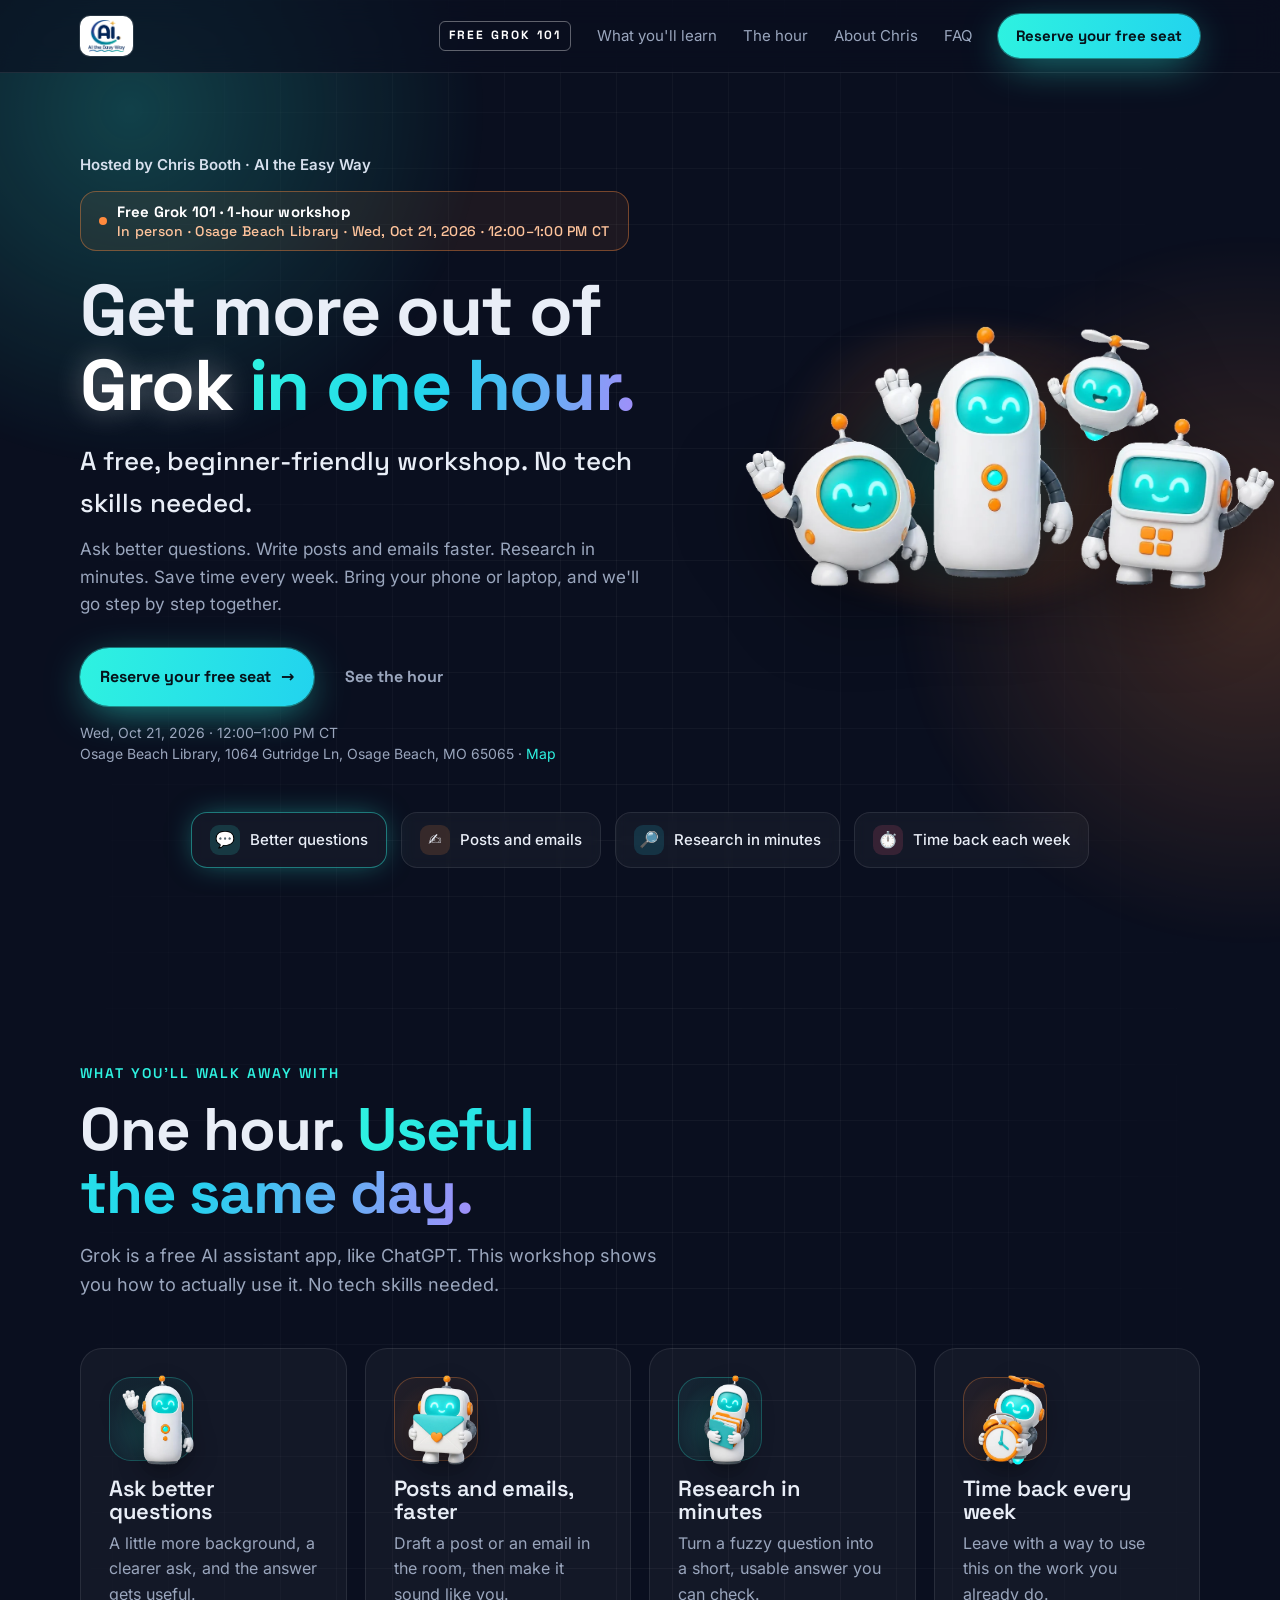
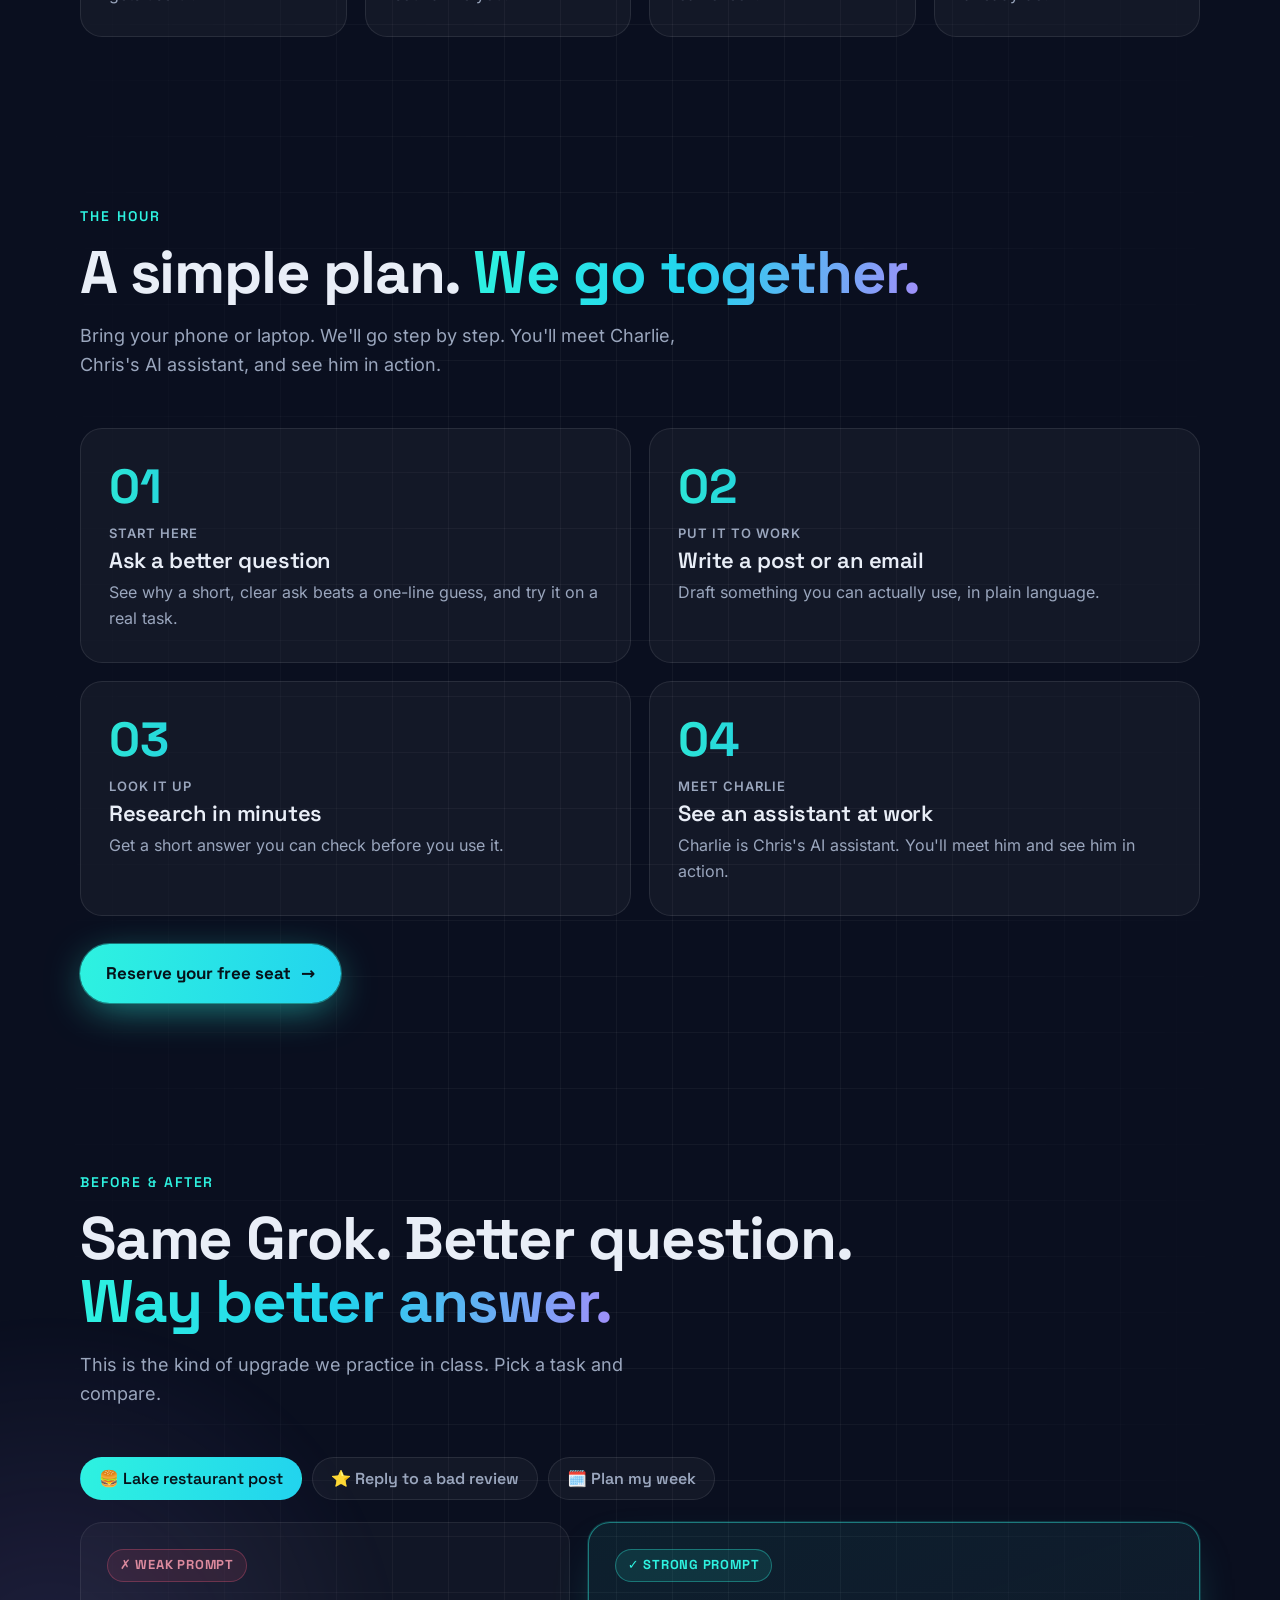
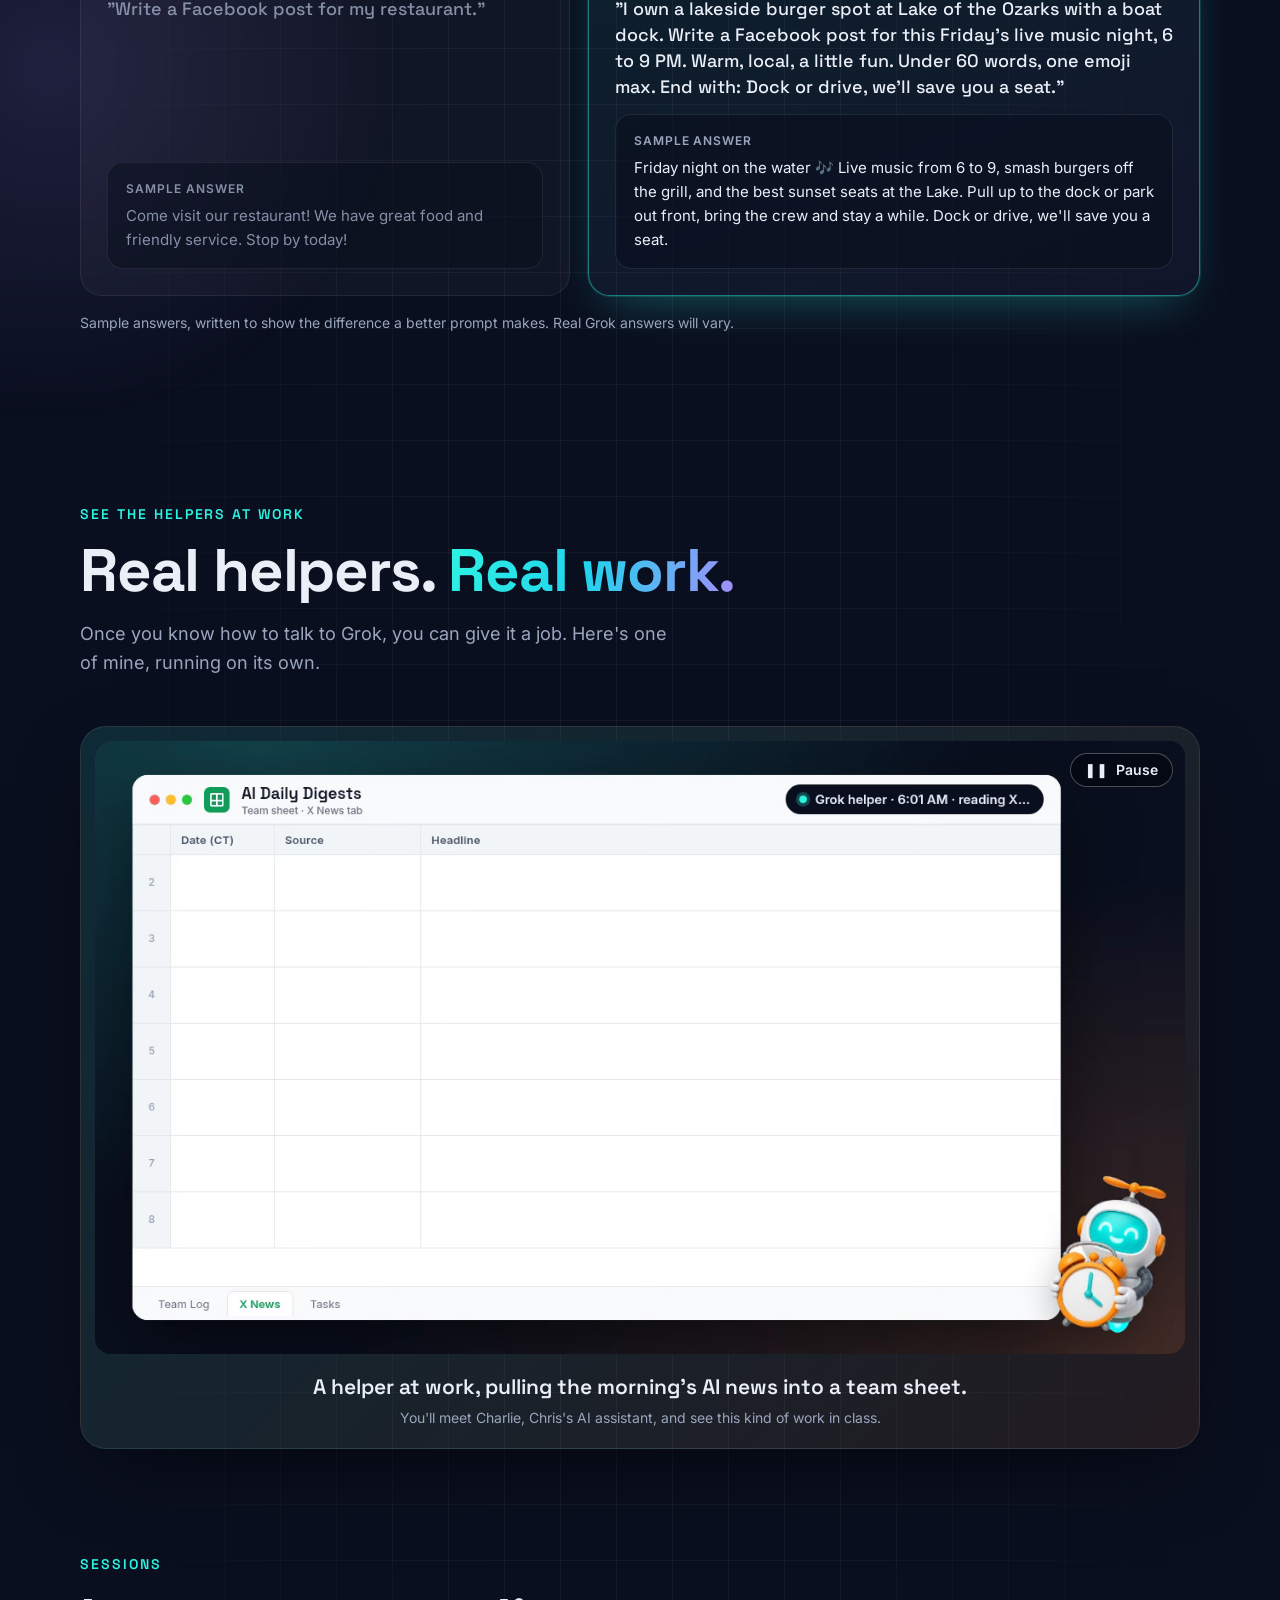
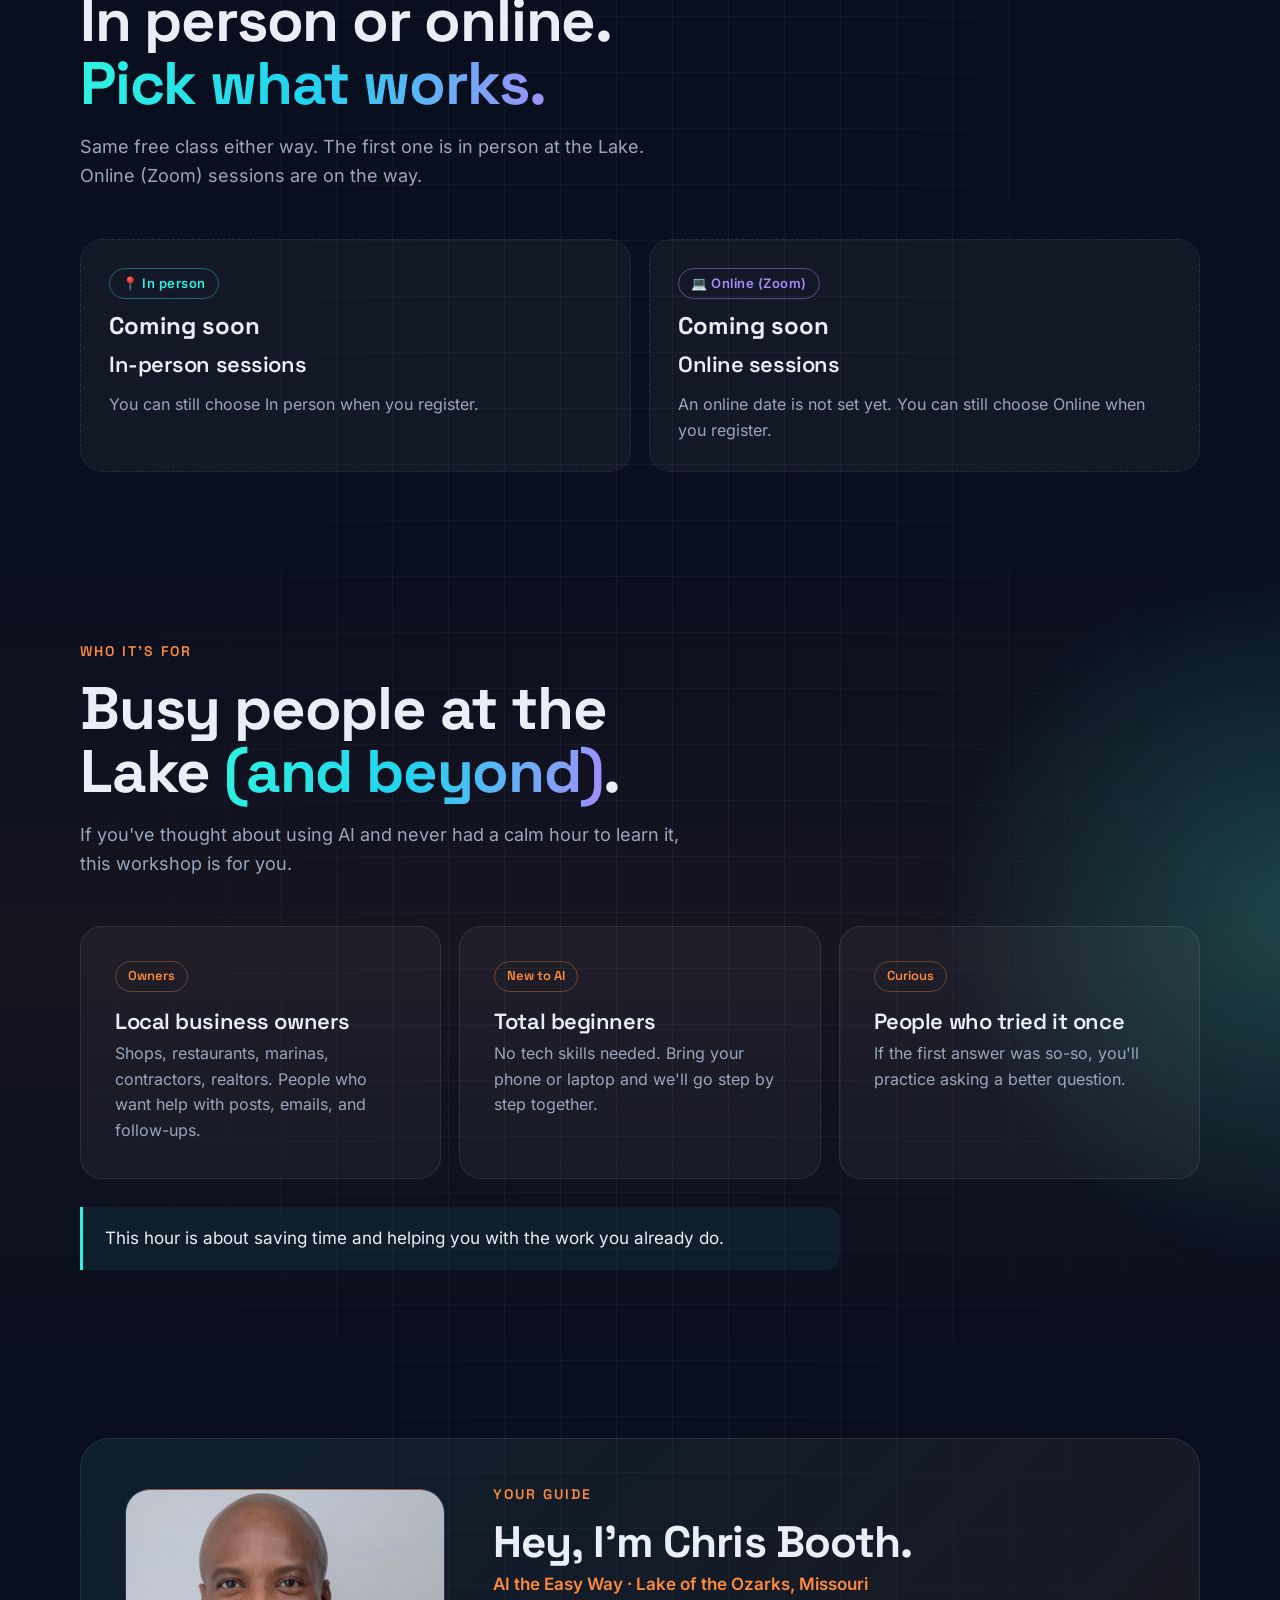
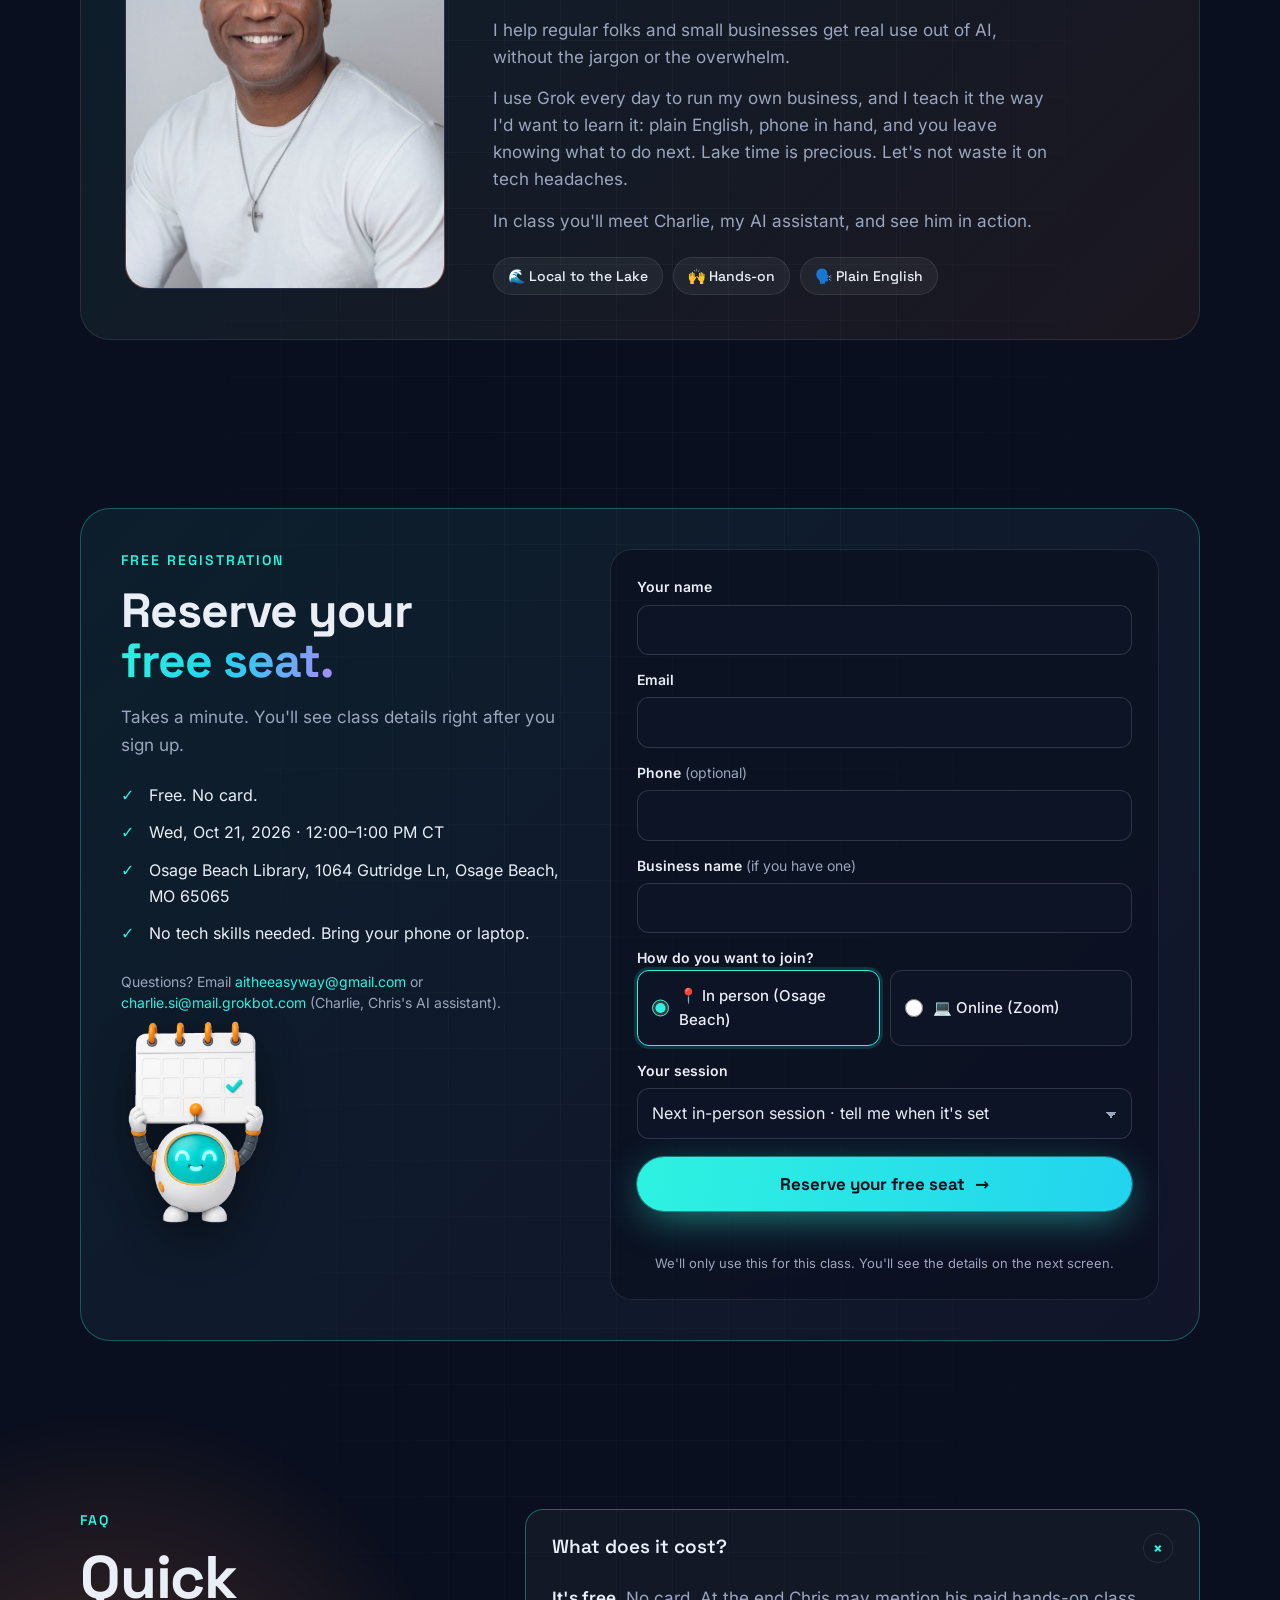
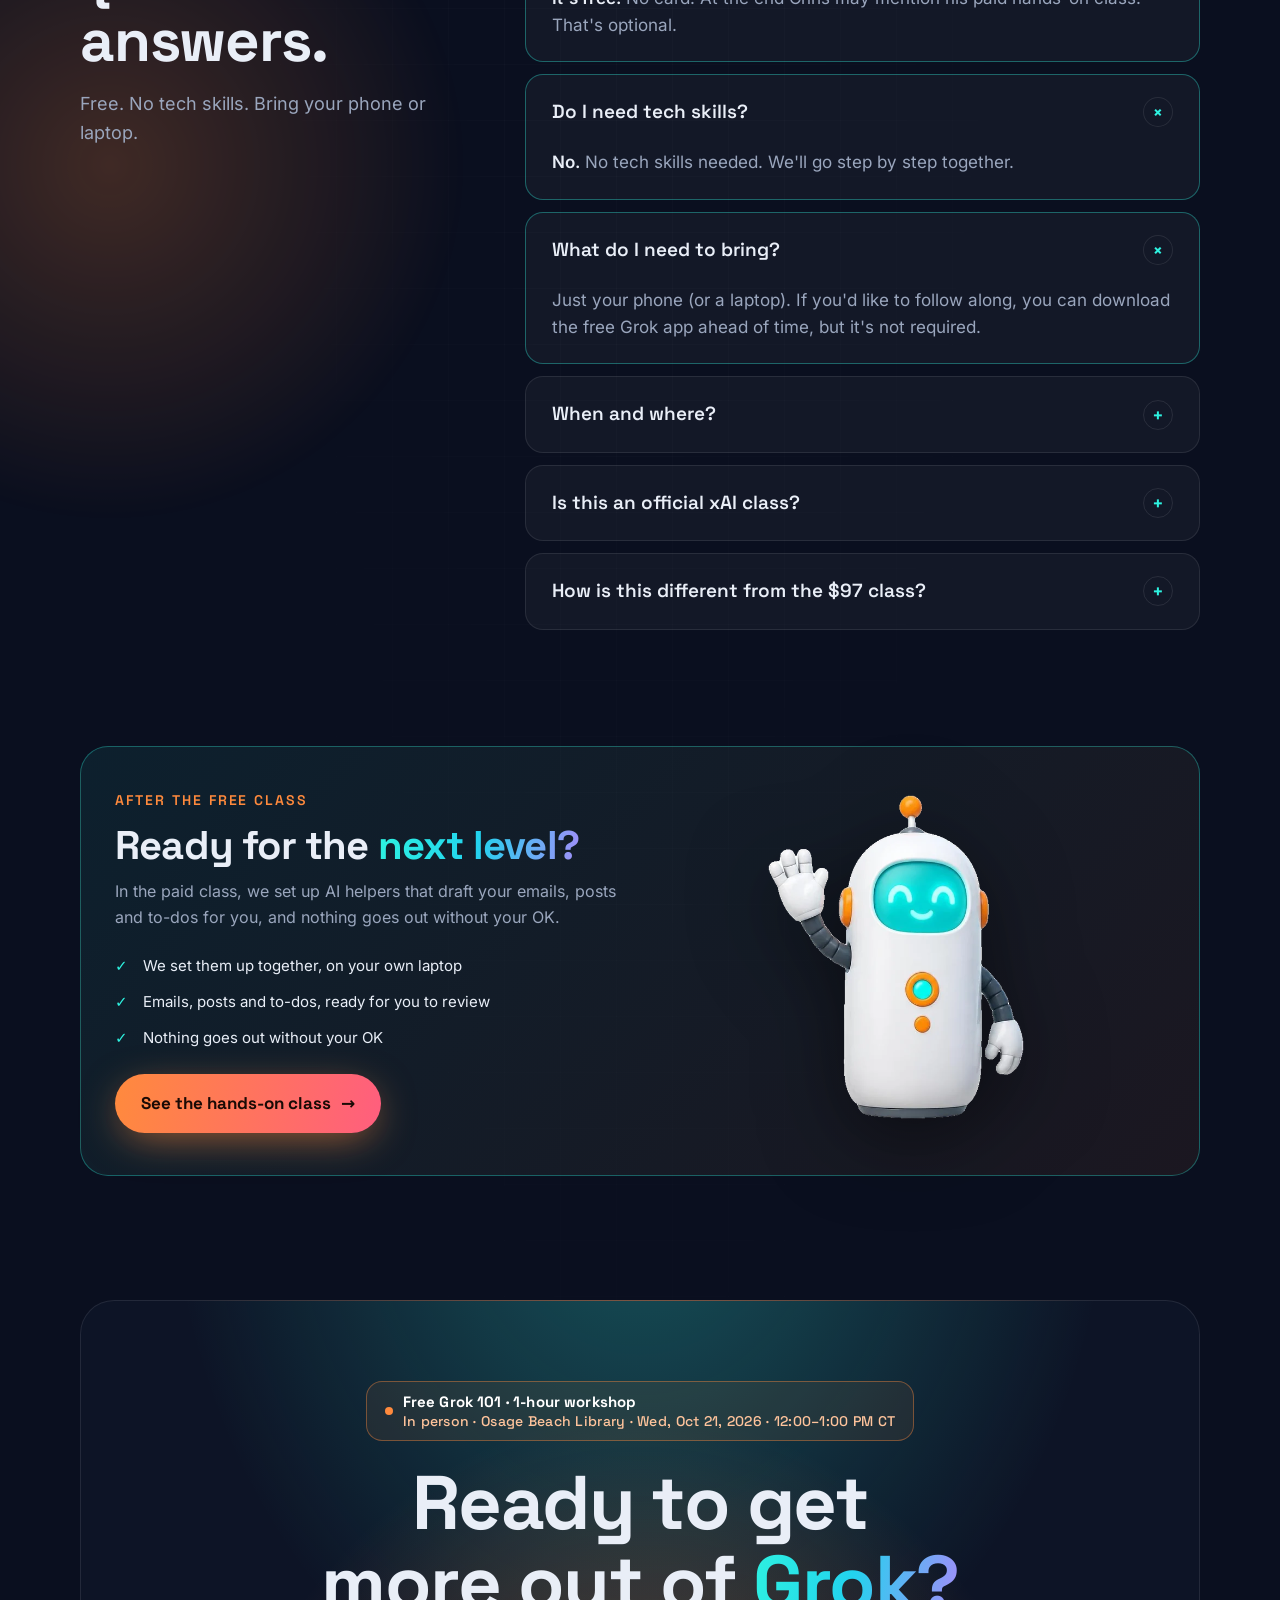
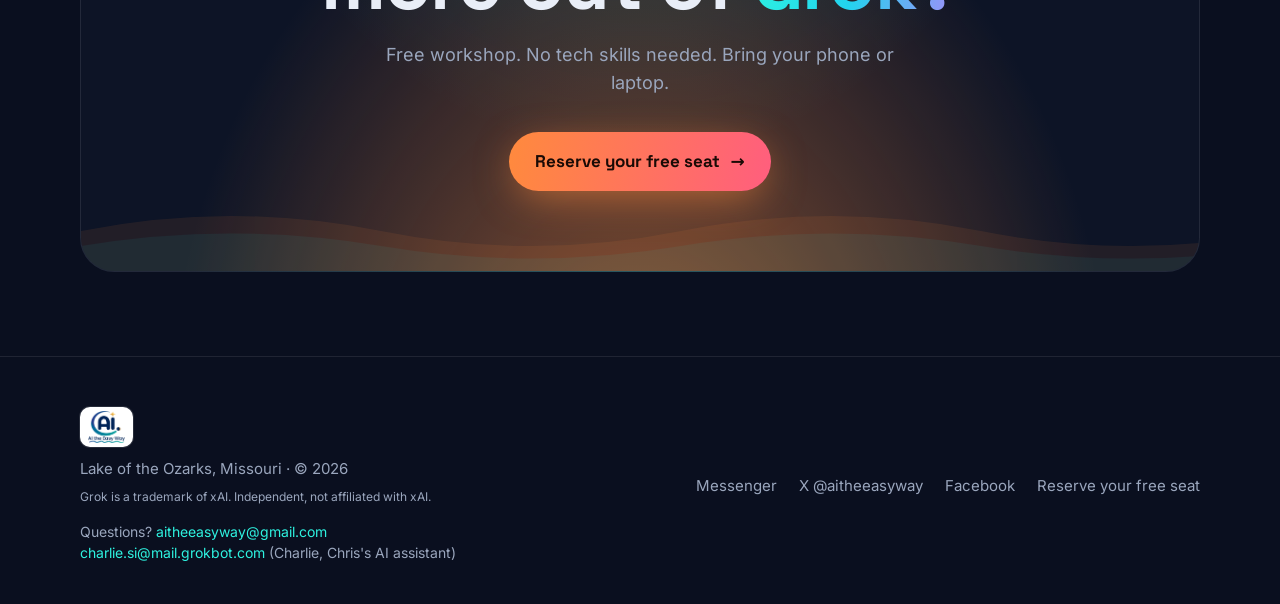
<file: index.html>
<!DOCTYPE html>
<html lang="en">
<head>
<!-- ==== SETTINGS: dates, sessions (in person / Zoom) and the Google Form live in config.js ==== -->
<script src="config.js"></script>
<meta charset="utf-8">
<meta name="viewport" content="width=device-width, initial-scale=1">
<link rel="canonical" href="https://free.mysihelpers.com/">
<title>Free Grok 101: Get More Out of Grok in One Hour | AI the Easy Way</title>
<meta name="description" content="A free, beginner-friendly workshop with Chris Booth. Wed, Oct 21, 2026, 12:00 to 1:00 PM CT at Osage Beach Library. No tech skills needed. Reserve your free seat.">
<meta property="og:title" content="Free Grok 101: Get More Out of Grok in One Hour">
<meta property="og:description" content="A free, beginner-friendly workshop. Wed, Oct 21, 2026, 12:00 to 1:00 PM CT at Osage Beach Library. No tech skills needed. Reserve your free seat.">
<meta property="og:type" content="website">
<meta property="og:url" content="https://free.mysihelpers.com/">
<meta property="og:image" content="https://free.mysihelpers.com/assets/og-image.jpg">
<meta property="og:image:width" content="1200">
<meta property="og:image:height" content="630">
<meta property="og:image:alt" content="Free Grok 101: Get more out of Grok in one hour. Osage Beach Library, Wed, Oct 21, 2026, 12:00 to 1:00 PM CT.">
<meta property="og:site_name" content="AI the Easy Way">
<meta name="twitter:card" content="summary_large_image">
<meta name="twitter:title" content="Free Grok 101: Get More Out of Grok in One Hour">
<meta name="twitter:description" content="A free, beginner-friendly workshop. Wed, Oct 21, 2026, 12:00 to 1:00 PM CT at Osage Beach Library. Reserve your free seat.">
<meta name="twitter:image" content="https://free.mysihelpers.com/assets/og-image.jpg">
<meta name="theme-color" content="#0a0f1f">
<link rel="icon" href="favicon.ico" sizes="48x48">
<link rel="icon" type="image/png" sizes="32x32" href="favicon-32.png">
<link rel="apple-touch-icon" sizes="180x180" href="apple-touch-icon.png">
<link rel="manifest" href="site.webmanifest">
<link rel="preload" href="assets/fonts/space-grotesk-latin.woff2" as="font" type="font/woff2" crossorigin>
<link rel="preload" href="assets/fonts/inter-latin.woff2" as="font" type="font/woff2" crossorigin>
<link rel="stylesheet" href="assets/styles.css">
</head>
<body>
<script>document.documentElement.classList.add('js')</script>
<a class="skip" href="#register">Skip to registration</a>
<div class="bg-glow" aria-hidden="true">
  <div class="blob t" style="top:-300px;left:-280px"></div>
  <div class="blob o" style="top:180px;right:-380px;animation-delay:-6s"></div>
  <div class="blob v" style="top:28%;left:-360px;animation-delay:-3s"></div>
  <div class="blob t" style="top:52%;right:-420px;animation-delay:-9s"></div>
  <div class="blob o" style="top:76%;left:-300px;animation-delay:-12s"></div>
</div>

<nav>
  <div class="wrap">
    <a class="logo" href="#top" aria-label="AI the Easy Way"><img class="logo-mark" src="assets/logo-ai-the-easy-way.webp" width="160" height="137" alt="AI the Easy Way"></a>
    <div class="nav-links">
      <span class="grok-tag">FREE GROK 101</span>
      <a href="#learn">What you'll learn</a>
      <a href="#agenda">The hour</a>
      <a href="#guide">About Chris</a>
      <a href="#faq">FAQ</a>
      <a class="btn btn-primary btn-sm" href="#register">Reserve your free seat</a>
    </div>
  </div>
</nav>

<main id="main">
<header class="hero" id="top">
  <div class="grid-bg" aria-hidden="true"></div>
  <div class="wrap" style="position:relative">
    <div class="hero-grid">
      <div class="hero-top">
        <p class="beginner-line">Hosted by Chris Booth · AI the Easy Way</p>
        <span class="pill"><span class="pulse"></span><span class="pill-txt"><b>Free Grok 101 · <span class="nw">1-hour workshop</span></b><span id="hero-when">In person · Osage Beach Library · Wed, Oct 21, 2026 · 12:00–1:00 PM CT</span></span></span>
        <h1>Get more out of <span class="grok-word">Grok</span> <span class="grad-text">in one hour.</span></h1>
        <p class="sub">A free, beginner-friendly workshop. No tech skills needed.</p>
      </div>
      <div class="hero-art" aria-hidden="true">
        <picture><source srcset="assets/helpers/helper-hero-group.webp" type="image/webp"><img src="assets/helpers/helper-hero-group.png" width="1400" height="747" alt=""></picture>
      </div>
      <div class="hero-body">
        <p class="lede">Ask better questions. Write posts and emails faster. Research in minutes. Save time every week. Bring your phone or laptop, and we'll go step by step together.</p>
        <div class="cta-row">
          <a class="btn btn-primary" href="#register">Reserve your free seat <span class="arrow" aria-hidden="true">→</span></a>
          <a class="btn btn-ghost btn-textlink" href="#agenda">See the hour</a>
        </div>
        <p class="where-line">Wed, Oct 21, 2026 · 12:00–1:00 PM CT<br>Osage Beach Library, 1064 Gutridge Ln, Osage Beach, MO 65065 · <a href="https://www.google.com/maps/search/?api=1&query=1064+Gutridge+Lane,+Osage+Beach,+MO+65065" target="_blank" rel="noopener">Map</a></p>
      </div>
    </div>

    <div class="helpers" aria-label="What you'll walk away with">
      <div class="chip lead"><span class="ic" style="background:rgba(46,242,224,.15)">💬</span>Better questions</div>
      <div class="chip"><span class="ic" style="background:rgba(255,138,61,.15)">✍️</span>Posts and emails</div>
      <div class="chip"><span class="ic" style="background:rgba(34,211,238,.15)">🔎</span>Research in minutes</div>
      <div class="chip"><span class="ic" style="background:rgba(255,94,126,.15)">⏱️</span>Time back each week</div>
    </div>
  </div>
</header>

<section id="learn" class="system">
  <div class="wrap">
    <span class="eyebrow reveal">What you'll walk away with</span>
    <h2 class="reveal">One hour. <span class="grad-text">Useful the same day.</span></h2>
    <p class="section-sub reveal">Grok is a free AI assistant app, like ChatGPT. This workshop shows you how to actually use it. No tech skills needed.</p>
    <div class="grid g4 sys-grid">
      <div class="card reveal"><div class="helper-ic"><picture><source srcset="assets/helpers/helper-chief.webp" type="image/webp"><img src="assets/helpers/helper-chief.png" alt=""></picture></div><h3>Ask better questions</h3><p>A little more background, a clearer ask, and the answer gets useful.</p></div>
      <div class="card warm reveal"><div class="helper-ic"><picture><source srcset="assets/helpers/helper-email.webp" type="image/webp"><img src="assets/helpers/helper-email.png" alt=""></picture></div><h3>Posts and emails, faster</h3><p>Draft a post or an email in the room, then make it sound like you.</p></div>
      <div class="card reveal"><div class="helper-ic"><picture><source srcset="assets/helpers/helper-files.webp" type="image/webp"><img src="assets/helpers/helper-files.png" alt=""></picture></div><h3>Research in minutes</h3><p>Turn a fuzzy question into a short, usable answer you can check.</p></div>
      <div class="card warm reveal"><div class="helper-ic"><picture><source srcset="assets/helpers/helper-routine.webp" type="image/webp"><img src="assets/helpers/helper-routine.png" alt=""></picture></div><h3>Time back every week</h3><p>Leave with a way to use this on the work you already do.</p></div>
    </div>
  </div>
</section>

<section id="agenda">
  <div class="wrap">
    <span class="eyebrow reveal">The hour</span>
    <h2 class="reveal">A simple plan. <span class="grad-text">We go together.</span></h2>
    <p class="section-sub reveal">Bring your phone or laptop. We'll go step by step. You'll meet Charlie, Chris's AI assistant, and see him in action.</p>
    <div class="agenda">
      <div class="card step reveal"><div class="num">01</div><div class="when">Start here</div><h3>Ask a better question</h3><p>See why a short, clear ask beats a one-line guess, and try it on a real task.</p></div>
      <div class="card step reveal"><div class="num">02</div><div class="when">Put it to work</div><h3>Write a post or an email</h3><p>Draft something you can actually use, in plain language.</p></div>
      <div class="card step reveal"><div class="num">03</div><div class="when">Look it up</div><h3>Research in minutes</h3><p>Get a short answer you can check before you use it.</p></div>
      <div class="card step reveal"><div class="num">04</div><div class="when">Meet Charlie</div><h3>See an assistant at work</h3><p>Charlie is Chris's AI assistant. You'll meet him and see him in action.</p></div>
    </div>
    <div class="cta-row" style="justify-content:flex-start;margin-top:28px">
      <a class="btn btn-primary" href="#register">Reserve your free seat <span class="arrow" aria-hidden="true">→</span></a>
    </div>
  </div>
</section>

<section id="prompts" class="ba">
  <div class="wrap">
    <span class="eyebrow reveal">Before &amp; after</span>
    <h2 class="reveal">Same Grok. Better question. <span class="grad-text">Way better answer.</span></h2>
    <p class="section-sub reveal">This is the kind of upgrade we practice in class. Pick a task and compare.</p>
    <div class="ba-tabs reveal" role="tablist" aria-label="Example tasks">
      <button class="ba-tab" role="tab" aria-selected="true" aria-controls="ba-1" id="bt-1">🍔 Lake restaurant post</button>
      <button class="ba-tab" role="tab" aria-selected="false" aria-controls="ba-2" id="bt-2">⭐ Reply to a bad review</button>
      <button class="ba-tab" role="tab" aria-selected="false" aria-controls="ba-3" id="bt-3">🗓️ Plan my week</button>
    </div>

    <div class="ba-panel reveal" id="ba-1" role="tabpanel" aria-labelledby="bt-1">
      <div class="ba-grid">
        <div class="ba-card weak"><span class="ba-tag">✗ Weak prompt</span>
          <p class="ba-prompt">"Write a Facebook post for my restaurant."</p>
          <div class="ba-ans"><span class="ba-lbl">Sample answer</span><p>Come visit our restaurant! We have great food and friendly service. Stop by today!</p></div></div>
        <div class="ba-card strong"><span class="ba-tag">✓ Strong prompt</span>
          <p class="ba-prompt">"I own a lakeside burger spot at Lake of the Ozarks with a boat dock. Write a Facebook post for this Friday's live music night, 6 to 9 PM. Warm, local, a little fun. Under 60 words, one emoji max. End with: Dock or drive, we'll save you a seat."</p>
          <div class="ba-ans"><span class="ba-lbl">Sample answer</span><p>Friday night on the water 🎶 Live music from 6 to 9, smash burgers off the grill, and the best sunset seats at the Lake. Pull up to the dock or park out front, bring the crew and stay a while. Dock or drive, we'll save you a seat.</p></div></div>
      </div>
    </div>

    <div class="ba-panel reveal" id="ba-2" role="tabpanel" aria-labelledby="bt-2">
      <div class="ba-grid">
        <div class="ba-card weak"><span class="ba-tag">✗ Weak prompt</span>
          <p class="ba-prompt">"Reply to this bad review."</p>
          <div class="ba-ans"><span class="ba-lbl">Sample answer</span><p>We're sorry you had a bad experience. We strive for excellence in everything we do. Please contact us.</p></div></div>
        <div class="ba-card strong"><span class="ba-tag">✓ Strong prompt</span>
          <p class="ba-prompt">"I run a boat rental at the Lake. A customer left 2 stars: their boat was 30 minutes late and nobody called. Write a reply that owns the mistake with no excuses, says we now text when a boat is running late, and offers 20% off next time. Under 70 words. Sign it Chris, owner."</p>
          <div class="ba-ans"><span class="ba-lbl">Sample answer</span><p>You're right, and I'm sorry. Waiting 30 minutes with no call is no way to start a lake day. We now text every customer the moment a boat is running behind. I'd love a chance to make it right: 20% off your next rental, just mention this review. Chris, owner</p></div></div>
      </div>
    </div>

    <div class="ba-panel reveal" id="ba-3" role="tabpanel" aria-labelledby="bt-3">
      <div class="ba-grid">
        <div class="ba-card weak"><span class="ba-tag">✗ Weak prompt</span>
          <p class="ba-prompt">"Make me a plan for the week."</p>
          <div class="ba-ans"><span class="ba-lbl">Sample answer</span><p>Monday: plan your week. Tuesday: work on important tasks. Wednesday: check your progress. Thursday: keep going. Friday: review the week.</p></div></div>
        <div class="ba-card strong"><span class="ba-tag">✓ Strong prompt</span>
          <p class="ba-prompt">"I'm a realtor at the Lake. This week: showings Tuesday and Thursday afternoon, a closing Friday at 10, and I want 3 Facebook posts. I work 8 to 5 and keep Wednesday mornings for family. Give me a simple day-by-day plan with my top 3 priorities each day."</p>
          <div class="ba-ans"><span class="ba-lbl">Sample answer</span><ul><li><b>Mon:</b> confirm Tuesday's showing, draft all 3 posts, follow up with 5 leads</li><li><b>Tue:</b> post #1, prep and run the showing, send the buyer a recap</li><li><b>Wed (from noon):</b> client calls, post #2, order a closing gift</li><li><b>Thu:</b> showing, final walkthrough check, send docs to title</li><li><b>Fri:</b> closing at 10, post #3 celebrating it, plan next week</li></ul></div></div>
      </div>
    </div>
    <p class="ba-note reveal">Sample answers, written to show the difference a better prompt makes. Real Grok answers will vary.</p>
  </div>
</section>

<section id="at-work" class="atwork">
  <div class="wrap">
    <span class="eyebrow reveal">See the helpers at work</span>
    <h2 class="reveal">Real helpers. <span class="grad-text">Real work.</span></h2>
    <p class="section-sub reveal">Once you know how to talk to Grok, you can give it a job. Here's one of mine, running on its own.</p>
    <figure class="clip-frame reveal" style="position:relative">
      <video autoplay muted loop playsinline preload="metadata" poster="assets/clip/helpers-at-work-poster.jpg" aria-label="Animation: a Grok helper adds this morning's AI news stories from X, row by row, into a team spreadsheet" width="1280" height="720">
        <source src="assets/clip/helpers-at-work.webm" type="video/webm">
        <source src="assets/clip/helpers-at-work.mp4" type="video/mp4">
      </video>
      <button class="clip-toggle" type="button" aria-pressed="false" aria-label="Pause animation"><span aria-hidden="true">❚❚</span><span class="ct-txt">Pause</span></button>
      <figcaption>A helper at work, pulling the morning's AI news into a team sheet.<small>You'll meet Charlie, Chris's AI assistant, and see this kind of work in class.</small></figcaption>
    </figure>
  </div>
</section>

<section id="sessions" style="padding-top:20px">
  <div class="wrap">
    <span class="eyebrow reveal">Sessions</span>
    <h2 class="reveal">In person or online. <span class="grad-text">Pick what works.</span></h2>
    <p class="section-sub reveal">Same free class either way. The first one is in person at the Lake. Online (Zoom) sessions are on the way.</p>
    <div class="sess-grid" id="sess-grid">
      <div class="card sess"><span class="fmt">📍 In person</span><div class="when">Wed, Oct 21 · 12:00–1:00 PM CT</div><h3>In person · Osage Beach Library</h3><p>Osage Beach Library, 1064 Gutridge Lane, Osage Beach, MO 65065 · <a href="https://www.google.com/maps/search/?api=1&query=1064+Gutridge+Lane,+Osage+Beach,+MO+65065" target="_blank" rel="noopener">Map</a></p></div>
      <div class="card sess online soon"><span class="fmt">💻 Online (Zoom)</span><div class="when">Coming soon</div><h3>Online sessions</h3><p>Pick "Online" when you register and you'll hear first when dates are set.</p></div>
    </div>
  </div>
</section>

<section class="who">
  <div class="wrap">
    <span class="eyebrow o reveal">Who it's for</span>
    <h2 class="reveal">Busy people at the Lake <span class="grad-text">(and beyond)</span>.</h2>
    <p class="section-sub reveal">If you've thought about using AI and never had a calm hour to learn it, this workshop is for you.</p>
    <div class="grid g3">
      <div class="card who-card reveal"><span class="tag">Owners</span><h3>Local business owners</h3><p>Shops, restaurants, marinas, contractors, realtors. People who want help with posts, emails, and follow-ups.</p></div>
      <div class="card who-card reveal"><span class="tag">New to AI</span><h3>Total beginners</h3><p>No tech skills needed. Bring your phone or laptop and we'll go step by step together.</p></div>
      <div class="card who-card reveal"><span class="tag">Curious</span><h3>People who tried it once</h3><p>If the first answer was so-so, you'll practice asking a better question.</p></div>
    </div>
    <p class="note reveal">This hour is about saving time and helping you with the work you already do.</p>
  </div>
</section>

<section id="testimonials" class="testi" hidden>
  <div class="wrap">
    <span class="eyebrow o reveal">What LANG members say</span>
    <h2 class="reveal">From folks <span class="grad-text">at the Lake.</span></h2>
    <div class="grid g3" id="testi-grid"></div>
  </div>
</section>
<!-- Placeholder testimonial cards: only shown with ?preview-testimonials=1, never by default -->
<template id="testi-placeholder">
  <div class="card testi-card placeholder"><div class="stars">★★★★★</div><p class="q">"[Placeholder] A sentence or two from a LANG member about the class."</p><div class="who-line"><b>Member name</b><span>Business, Lake of the Ozarks</span></div></div>
  <div class="card testi-card placeholder"><div class="stars">★★★★★</div><p class="q">"[Placeholder] What they tried in Grok and how it helped their week."</p><div class="who-line"><b>Member name</b><span>Business, Lake of the Ozarks</span></div></div>
  <div class="card testi-card placeholder"><div class="stars">★★★★★</div><p class="q">"[Placeholder] Why they'd tell a friend to come."</p><div class="who-line"><b>Member name</b><span>Business, Lake of the Ozarks</span></div></div>
</template>

<section id="guide">
  <div class="wrap">
    <div class="guide-box reveal">
      <div class="photo">
        <img src="chris-booth.jpg" alt="Chris Booth" style="width:100%;height:100%;object-fit:cover;display:block">
      </div>
      <div>
        <span class="eyebrow o">Your guide</span>
        <h3>Hey, I'm Chris Booth.</h3>
        <div class="role">AI the Easy Way · Lake of the Ozarks, Missouri</div>
        <p>I help regular folks and small businesses get real use out of AI, without the jargon or the overwhelm.</p>
        <p>I use Grok every day to run my own business, and I teach it the way I'd want to learn it: plain English, phone in hand, and you leave knowing what to do next. Lake time is precious. Let's not waste it on tech headaches.</p>
        <p>In class you'll meet Charlie, my AI assistant, and see him in action.</p>
        <div class="badges"><span class="badge">🌊 Local to the Lake</span><span class="badge">🙌 Hands-on</span><span class="badge">🗣️ Plain English</span></div>
      </div>
    </div>
  </div>
</section>

<section id="register">
  <div class="wrap">
    <div class="reg-box reveal">
      <div>
        <span class="eyebrow">Free registration</span>
        <h2>Reserve your <span class="grad-text">free seat.</span></h2>
        <p class="lede">Takes a minute. You'll see class details right after you sign up.</p>
        <ul>
          <li>Free. No card.</li>
          <li>Wed, Oct 21, 2026 · 12:00–1:00 PM CT</li>
          <li>Osage Beach Library, 1064 Gutridge Ln, Osage Beach, MO 65065</li>
          <li>No tech skills needed. Bring your phone or laptop.</li>
        </ul>
        <p class="contact-links">Questions? Email <a data-email href="mailto:aitheeasyway@gmail.com">aitheeasyway@gmail.com</a> or <a data-charlie href="mailto:charlie.si@mail.grokbot.com">charlie.si@mail.grokbot.com</a> (<span class="charlie-label">Charlie, Chris's AI assistant</span>).</p>
        <div class="reg-art" aria-hidden="true"><picture><source srcset="assets/helpers/helper-calendar.webp" type="image/webp"><img src="assets/helpers/helper-calendar.png" alt=""></picture></div>
      </div>
      <form class="reg" id="reg-form" novalidate>
        <div class="field"><label for="f-name">Your name</label><input id="f-name" name="name" type="text" autocomplete="name" autocapitalize="words" enterkeyhint="next" required aria-required="true"></div>
        <div class="field"><label for="f-email">Email</label><input id="f-email" name="email" type="email" inputmode="email" autocomplete="email" autocapitalize="off" spellcheck="false" enterkeyhint="next" required aria-required="true"></div>
        <div class="field"><label for="f-phone">Phone <span class="opt">(optional)</span></label><input id="f-phone" name="phone" type="tel" inputmode="tel" autocomplete="tel" enterkeyhint="next"></div>
        <div class="field"><label for="f-biz">Business name <span class="opt">(if you have one)</span></label><input id="f-biz" name="business" type="text" autocomplete="organization" autocapitalize="words" enterkeyhint="next"></div>
        <fieldset class="field"><legend>How do you want to join?</legend>
          <div class="fmt-pick">
            <label><input type="radio" name="format" value="In person" checked> 📍 In person (Osage Beach)</label>
            <label><input type="radio" name="format" value="Online (Zoom)"> 💻 Online (Zoom)</label>
          </div>
        </fieldset>
        <div class="field" id="session-field"><label for="f-session" id="session-label">Your session</label><select id="f-session" name="session" required><option value="osage-1" selected>Wed, Oct 21 · 12:00–1:00 PM CT · In person at Osage Beach Library</option></select></div>
        <div class="hp" aria-hidden="true"><label for="company_site">Company</label><input id="company_site" name="company_site" type="text" tabindex="-1" autocomplete="off"></div>
        <button class="btn btn-primary" type="submit">Reserve your free seat <span class="arrow" aria-hidden="true">→</span></button>
        <p class="form-status" id="form-status" role="status" aria-live="polite"></p>
        <p class="form-note">We'll only use this for this class. You'll see the details on the next screen.</p>
      </form>
    </div>

  </div>
</section>

<section id="faq">
  <div class="wrap">
    <div class="faq-layout">
    <div><span class="eyebrow reveal">FAQ</span>
    <h2 class="reveal">Quick answers.</h2><p class="section-sub reveal" style="margin-bottom:0">Free. No tech skills. Bring your phone or laptop.</p></div>
    <div class="faq">
      <details class="reveal" open><summary>What does it cost?<span class="plus">+</span></summary><div class="ans"><strong>It's free.</strong> No card. At the end Chris may mention his paid hands-on class. That's optional.</div></details>
      <details class="reveal" open><summary>Do I need tech skills?<span class="plus">+</span></summary><div class="ans"><strong>No.</strong> No tech skills needed. We'll go step by step together.</div></details>
      <details class="reveal" open><summary>What do I need to bring?<span class="plus">+</span></summary><div class="ans">Just your phone (or a laptop). If you'd like to follow along, you can download the free Grok app ahead of time, but it's not required.</div></details>
      <details class="reveal"><summary>When and where?<span class="plus">+</span></summary><div class="ans"><strong>Wed, Oct 21, 2026, 12:00 to 1:00 PM CT</strong> at Osage Beach Library, 1064 Gutridge Ln, Osage Beach, MO 65065. <a href="https://www.google.com/maps/search/?api=1&query=1064+Gutridge+Lane,+Osage+Beach,+MO+65065" target="_blank" rel="noopener" style="color:var(--teal)">Map</a>. An online date is not set. You can still choose Online (Zoom) on the form.</div></details>
      <details class="reveal"><summary>Is this an official xAI class?<span class="plus">+</span></summary><div class="ans">No. It's an independent class from AI the Easy Way that teaches you to use Grok. Not affiliated with or endorsed by xAI.</div></details>
      <details class="reveal"><summary>How is this different from the $97 class?<span class="plus">+</span></summary><div class="ans">This free class is about <strong>using Grok</strong> well. The paid <a data-sales href="https://mysihelpers.com/" style="color:var(--teal)">hands-on AI Helpers class ($97)</a> is where we set up AI helpers that draft your emails, posts and to-dos, and nothing goes out without your OK. Totally optional.</div></details>
    </div>
    </div>
  </div>
</section>

<section id="next-level" class="upsell next-level">
  <div class="wrap">
    <div class="upsell-box reveal">
      <div>
        <span class="eyebrow o">After the free class</span>
        <h2>Ready for the <span class="grad-text">next level?</span></h2>
        <p class="lede">In the paid class, we set up AI helpers that draft your emails, posts and to-dos for you, and nothing goes out without your OK.</p>
        <ul>
          <li>We set them up together, on your own laptop</li>
          <li>Emails, posts and to-dos, ready for you to review</li>
          <li>Nothing goes out without your OK</li>
        </ul>
        <div class="cta-row" style="justify-content:flex-start;margin-top:18px">
          <a class="btn btn-sunset" data-sales href="https://mysihelpers.com/">See the hands-on class <span class="arrow" aria-hidden="true">→</span></a>
        </div>
      </div>
      <div class="nl-art" aria-hidden="true"><picture><source srcset="assets/helpers/helper-chief.webp" type="image/webp"><img src="assets/helpers/helper-chief.png" alt=""></picture></div>
    </div>
  </div>
</section>

<section class="final">
  <div class="wrap">
    <div class="final-box reveal">
      <span class="pill" style="margin-bottom:22px"><span class="pulse"></span><span class="pill-txt"><b>Free Grok 101 · <span class="nw">1-hour workshop</span></b><span class="final-when">In person · Osage Beach Library · Wed, Oct 21, 2026 · 12:00–1:00 PM CT</span></span></span>
      <h2>Ready to get more out of <span class="grad-text">Grok?</span></h2>
      <p>Free workshop. No tech skills needed. Bring your phone or laptop.</p>
      <div class="cta-row">
        <a class="btn btn-sunset" href="#register">Reserve your free seat <span class="arrow" aria-hidden="true">→</span></a>
      </div>
      <svg class="waves" viewBox="0 0 1200 90" preserveAspectRatio="none" aria-hidden="true">
        <path d="M0 50 Q150 20 300 50 T600 50 T900 50 T1200 50 V90 H0Z" fill="rgba(255,138,61,.18)"/>
        <path d="M0 65 Q150 40 300 65 T600 65 T900 65 T1200 65 V90 H0Z" fill="rgba(46,242,224,.12)"/>
      </svg>
    </div>
  </div>
</section>
</main>

<footer>
  <div class="wrap">
    <div><a class="logo" href="#top" aria-label="AI the Easy Way"><img class="logo-mark" src="assets/logo-ai-the-easy-way.webp" width="160" height="137" alt="AI the Easy Way"></a><div style="margin-top:10px">Lake of the Ozarks, Missouri · © <span id="yr">2026</span></div><div class="tm">Grok is a trademark of xAI. Independent, not affiliated with xAI.</div><div class="contact-links">Questions? <a data-email href="mailto:aitheeasyway@gmail.com">aitheeasyway@gmail.com</a><br><a data-charlie href="mailto:charlie.si@mail.grokbot.com">charlie.si@mail.grokbot.com</a> (<span class="charlie-label">Charlie, Chris's AI assistant</span>)</div></div>
    <div style="display:flex;gap:22px;flex-wrap:wrap">
      <a data-msg href="https://m.me/aitheeasyway" target="_blank" rel="noopener">Messenger</a>
      <a data-x href="https://x.com/aitheeasyway" target="_blank" rel="noopener">X @aitheeasyway</a>
      <a data-fb href="https://facebook.com/aitheeasyway" target="_blank" rel="noopener">Facebook</a>
      <a href="#register">Reserve your free seat</a>
    </div>
  </div>
</footer>
<a class="sticky-cta btn btn-primary" href="#register">Reserve your free seat <span class="arrow" aria-hidden="true">→</span></a>

<script>
(function(){
  const up = upcomingSessions();
  const fmtIcon = f => f === 'online' ? '💻' : '📍';
  const whenLine = s => s.title + ' · ' + sessionWhen(s);
  // hero + final pill: next session (or all formats if several)
  if (up.length){
    const line = up.length === 1 ? whenLine(up[0]) : up.slice(0,2).map(s => formatLabel(s.format) + ': ' + sessionWhen(s,{dayOnly:true})).join(' · ');
    document.getElementById('hero-when').textContent = line;
    document.querySelectorAll('.final-when').forEach(e => e.textContent = line);
  }
  // session cards
  const grid = document.getElementById('sess-grid');
  const esc = t => String(t).replace(/[&<>"]/g, c => ({'&':'&amp;','<':'&lt;','>':'&gt;','"':'&quot;'}[c]));
  const placeHtml = s => (s.place ? esc(s.place) : '') + (s.map ? ` <a href="${esc(s.map)}" target="_blank" rel="noopener">Map</a>` : '');
  let html = up.map(s => `<div class="card sess ${s.format==='online'?'online':''}"><span class="fmt">${fmtIcon(s.format)} ${formatLabel(s.format)}</span><div class="when">${esc(sessionWhen(s))}</div><h3>${esc(s.title)}</h3><p>${placeHtml(s)}</p><a class="btn btn-ghost btn-sm" href="#register" data-pick="${esc(s.id)}" style="align-self:flex-start;margin-top:8px">Pick this session</a></div>`).join('');
  ['in-person','online'].forEach(f => { if(!up.some(s => s.format === f)) html += `<div class="card sess soon ${f==='online'?'online':''}"><span class="fmt">${fmtIcon(f)} ${formatLabel(f)}</span><div class="when">Coming soon</div><h3>${f==='online'?'Online sessions':'In-person sessions'}</h3><p>${f==='online'?'An online date is not set yet. You can still choose Online when you register.':'You can still choose In person when you register.'}</p></div>`; });
  grid.innerHTML = html;

  // helpers clip: square, bigger-text version on phones
  const vid=document.querySelector('.clip-frame video');
  if (vid && window.matchMedia('(max-width: 640px)').matches){
    vid.classList.add('sq'); vid.poster='assets/clip/helpers-at-work-sq-poster.jpg';
    vid.innerHTML='<source src="assets/clip/helpers-at-work-sq.webm" type="video/webm"><source src="assets/clip/helpers-at-work-sq.mp4" type="video/mp4">';
    vid.load(); if (!window.matchMedia('(prefers-reduced-motion: reduce)').matches){ const pl=vid.play(); if(pl&&pl.catch) pl.catch(()=>{}); }
  }
  // clip: pause/play button (WCAG 2.2.2) + respect reduced motion
  const tog=document.querySelector('.clip-toggle');
  if (vid && tog){
    const setState=paused=>{ tog.setAttribute('aria-pressed', paused); tog.setAttribute('aria-label', paused?'Play animation':'Pause animation'); tog.querySelector('[aria-hidden]').textContent = paused?'▶':'❚❚'; tog.querySelector('.ct-txt').textContent = paused?'Play':'Pause'; };
    if (window.matchMedia('(prefers-reduced-motion: reduce)').matches){ vid.removeAttribute('autoplay'); vid.autoplay=false; vid.pause(); setState(true); }
    tog.addEventListener('click',()=>{ if(vid.paused){ const pl=vid.play(); if(pl&&pl.catch) pl.catch(()=>{}); setState(false);} else { vid.pause(); setState(true);} });
  }
  // before / after tabs
  const tabs=[...document.querySelectorAll('.ba-tab')], panels=[...document.querySelectorAll('.ba-panel')];
  function showTab(i){ tabs.forEach((t,j)=>{t.setAttribute('aria-selected', j===i); t.tabIndex = j===i?0:-1;}); panels.forEach((p,j)=>p.hidden = j!==i); }
  tabs.forEach((t,i)=>{ t.addEventListener('click',()=>showTab(i)); t.addEventListener('keydown',e=>{ if(e.key==='ArrowRight'||e.key==='ArrowLeft'){ const n=(i+(e.key==='ArrowRight'?1:tabs.length-1))%tabs.length; showTab(n); tabs[n].focus(); } }); });
  if (tabs.length) showTab(0);

  // testimonials: hidden unless TESTIMONIALS has entries (or ?preview-testimonials=1 shows placeholders)
  const tsec=document.getElementById('testimonials'), tgrid=document.getElementById('testi-grid');
  if (typeof TESTIMONIALS!=='undefined' && TESTIMONIALS.length){
    tgrid.innerHTML = TESTIMONIALS.map(t=>`<div class="card testi-card reveal in"><div class="stars">★★★★★</div><p class="q">"${esc(t.quote)}"</p><div class="who-line"><b>${esc(t.name||'')}</b><span>${esc(t.role||'')}</span></div></div>`).join('');
    tsec.hidden=false;
  } else if (new URLSearchParams(location.search).has('preview-testimonials')){
    tgrid.appendChild(document.getElementById('testi-placeholder').content.cloneNode(true)); tsec.hidden=false;
  }

  // where they came from (e.g. ?src=chamber on the event QR code); kept for this browser session
  let src = (new URLSearchParams(location.search).get('src') || '').toLowerCase().replace(/[^a-z0-9_-]/g,'').slice(0,30);
  try { if (src) sessionStorage.setItem('fg101-src', src); else src = sessionStorage.getItem('fg101-src') || ''; } catch(e) {}
  const srcNote = src ? (src === 'chamber' ? ' (via chamber QR)' : ' (via ' + src + ')') : '';

  // registration form
  const form = document.getElementById('reg-form'), sel = document.getElementById('f-session'), status = document.getElementById('form-status');
  const sessionLabel = document.getElementById('session-label');
  const curFormat = () => form.querySelector('input[name=format]:checked').value;
  function fillSessions(){
    const f = curFormat() === 'Online (Zoom)' ? 'online' : 'in-person';
    const list = up.filter(s => s.format === f);
    sel.innerHTML = list.map(s => `<option value="${esc(s.id)}">${esc(sessionWhen(s) + ' · ' + s.title)}</option>`).join('')
      + `<option value="${f}-next">${list.length ? 'None of these work. Tell me about the next one' : (f==='online' ? 'Next online (Zoom) session · tell me when it\'s set' : 'Next in-person session · tell me when it\'s set')}</option>`;
    if (list.length) sel.value = list[0].id;
    if (sessionLabel) sessionLabel.textContent = list.length <= 1 ? 'Your session' : 'Which session?';
  }
  form.querySelectorAll('input[name=format]').forEach(r => r.addEventListener('change', fillSessions));
  fillSessions();
  document.querySelectorAll('[data-pick]').forEach(a => a.addEventListener('click', () => {
    const s = SESSIONS.find(x => x.id === a.dataset.pick); if(!s) return;
    form.querySelector(`input[name=format][value="${s.format==='online'?'Online (Zoom)':'In person'}"]`).checked = true;
    fillSessions(); sel.value = s.id;
  }));

  form.addEventListener('submit', e => {
    e.preventDefault(); status.textContent = '';
    const d = Object.fromEntries(new FormData(form).entries());
    if (d.company_site) return; // bot
    if (!d.name.trim()) { status.textContent = 'Please add your name.'; form.name.focus(); return; }
    if (!/^[^@\s]+@[^@\s]+\.[^@\s]+$/.test(d.email.trim())) { status.textContent = 'Please check your email address.'; form.email.focus(); return; }
    const sess = SESSIONS.find(s => s.id === d.session);
    const sessText = (sess ? (sess.title + ' · ' + sessionWhen(sess)) : sel.options[sel.selectedIndex].text) + srcNote;
    const next = 'thanks.html?s=' + encodeURIComponent(d.session) + '&f=' + encodeURIComponent(d.format);
    const btn = form.querySelector('button'), btnHtml = btn.innerHTML;
    const mailtoFallback = () => {
      // Error fallback only: open a pre-filled email so the registration isn't lost
      const body = `Please reserve my free seat.\n\nName: ${d.name}\nEmail: ${d.email}\nPhone: ${d.phone||'-'}\nBusiness: ${d.business||'-'}\nFormat: ${d.format}\nSession: ${sessText}`;
      status.textContent = "Hmm, that didn't go through. We opened an email so you can send it to us instead.";
      btn.disabled = false; btn.innerHTML = btnHtml;
      location.href = 'mailto:' + CONTACT_EMAIL + '?subject=' + encodeURIComponent('Free Grok 101 registration: ' + d.name) + '&body=' + encodeURIComponent(body);
    };
    if (!REG_FORM.action) { mailtoFallback(); return; }
    // Post straight into the Google Form (responses land in the form owner's account)
    const vals = {name:d.name.trim(), email:d.email.trim(), phone:(d.phone||'').trim(), business:(d.business||'').trim(), format:d.format, session:sessText};
    const params = new URLSearchParams();
    for (const k in vals) if (REG_FORM.fields[k]) params.append(REG_FORM.fields[k], vals[k] || '');
    btn.disabled = true; btn.textContent = 'Saving your seat...';
    fetch(REG_FORM.action, {method:'POST', mode:'no-cors', body:params})
      .then(() => { location.href = next; })
      .catch(mailtoFallback);
  });

  document.querySelectorAll('[data-sales]').forEach(a => a.href = SALES_PAGE_URL);
  document.querySelectorAll('[data-email]').forEach(a => { a.href = 'mailto:' + CONTACT_EMAIL; });
  document.querySelectorAll('[data-charlie]').forEach(a => { a.href = 'mailto:' + CHARLIE_EMAIL; });
  document.querySelectorAll('.charlie-label').forEach(el => { el.textContent = CHARLIE_LABEL; });
  document.querySelectorAll('[data-msg]').forEach(a => a.href = MESSENGER_URL);
  document.querySelectorAll('[data-x]').forEach(a => a.href = X_URL);
  document.querySelectorAll('[data-fb]').forEach(a => a.href = FACEBOOK_URL);
  document.getElementById('yr').textContent = new Date().getFullYear();
  const els = document.querySelectorAll('.reveal');
  if ('IntersectionObserver' in window) {
    const io = new IntersectionObserver(es => es.forEach(e => { if (e.isIntersecting) { e.target.classList.add('in'); io.unobserve(e.target); } }), {threshold:.12, rootMargin:'0px 0px -40px 0px'});
    els.forEach(el => io.observe(el));
  } else els.forEach(el => el.classList.add('in'));

  // arriving at #register (event QR code): show the form right away and put the cursor in "Your name"
  function goRegister(){
    const box=document.querySelector('#register .reg-box'); if (box) box.classList.add('in');
    const narrow = window.matchMedia('(max-width: 960px)').matches; // on phones the form sits below the intro, so go straight to it
    (narrow ? document.getElementById('reg-form') : document.getElementById('register')).scrollIntoView({block:'start'});
    setTimeout(()=>{ try { document.getElementById('f-name').focus({preventScroll:true}); } catch(e) { document.getElementById('f-name').focus(); } }, 350);
  }
  if (location.hash === '#register') { if (document.readyState === 'complete') goRegister(); else window.addEventListener('load', goRegister); }
  document.querySelectorAll('a[href="#register"]').forEach(a => a.addEventListener('click', () => setTimeout(()=>{ try { document.getElementById('f-name').focus({preventScroll:true}); } catch(e) {} }, 600)));
  const bar = document.querySelector('.sticky-cta');
  if (bar && 'IntersectionObserver' in window) {
    const watch = [document.getElementById('register'), document.querySelector('footer')].filter(Boolean);
    const seen = new Set();
    const barIo = new IntersectionObserver(es => {
      es.forEach(e => { if (e.isIntersecting) seen.add(e.target); else seen.delete(e.target); });
      bar.classList.toggle('is-hidden', seen.size > 0);
    }, {threshold: 0});
    watch.forEach(el => barIo.observe(el));
  }
})();
</script>
</body>
</html>
</file>
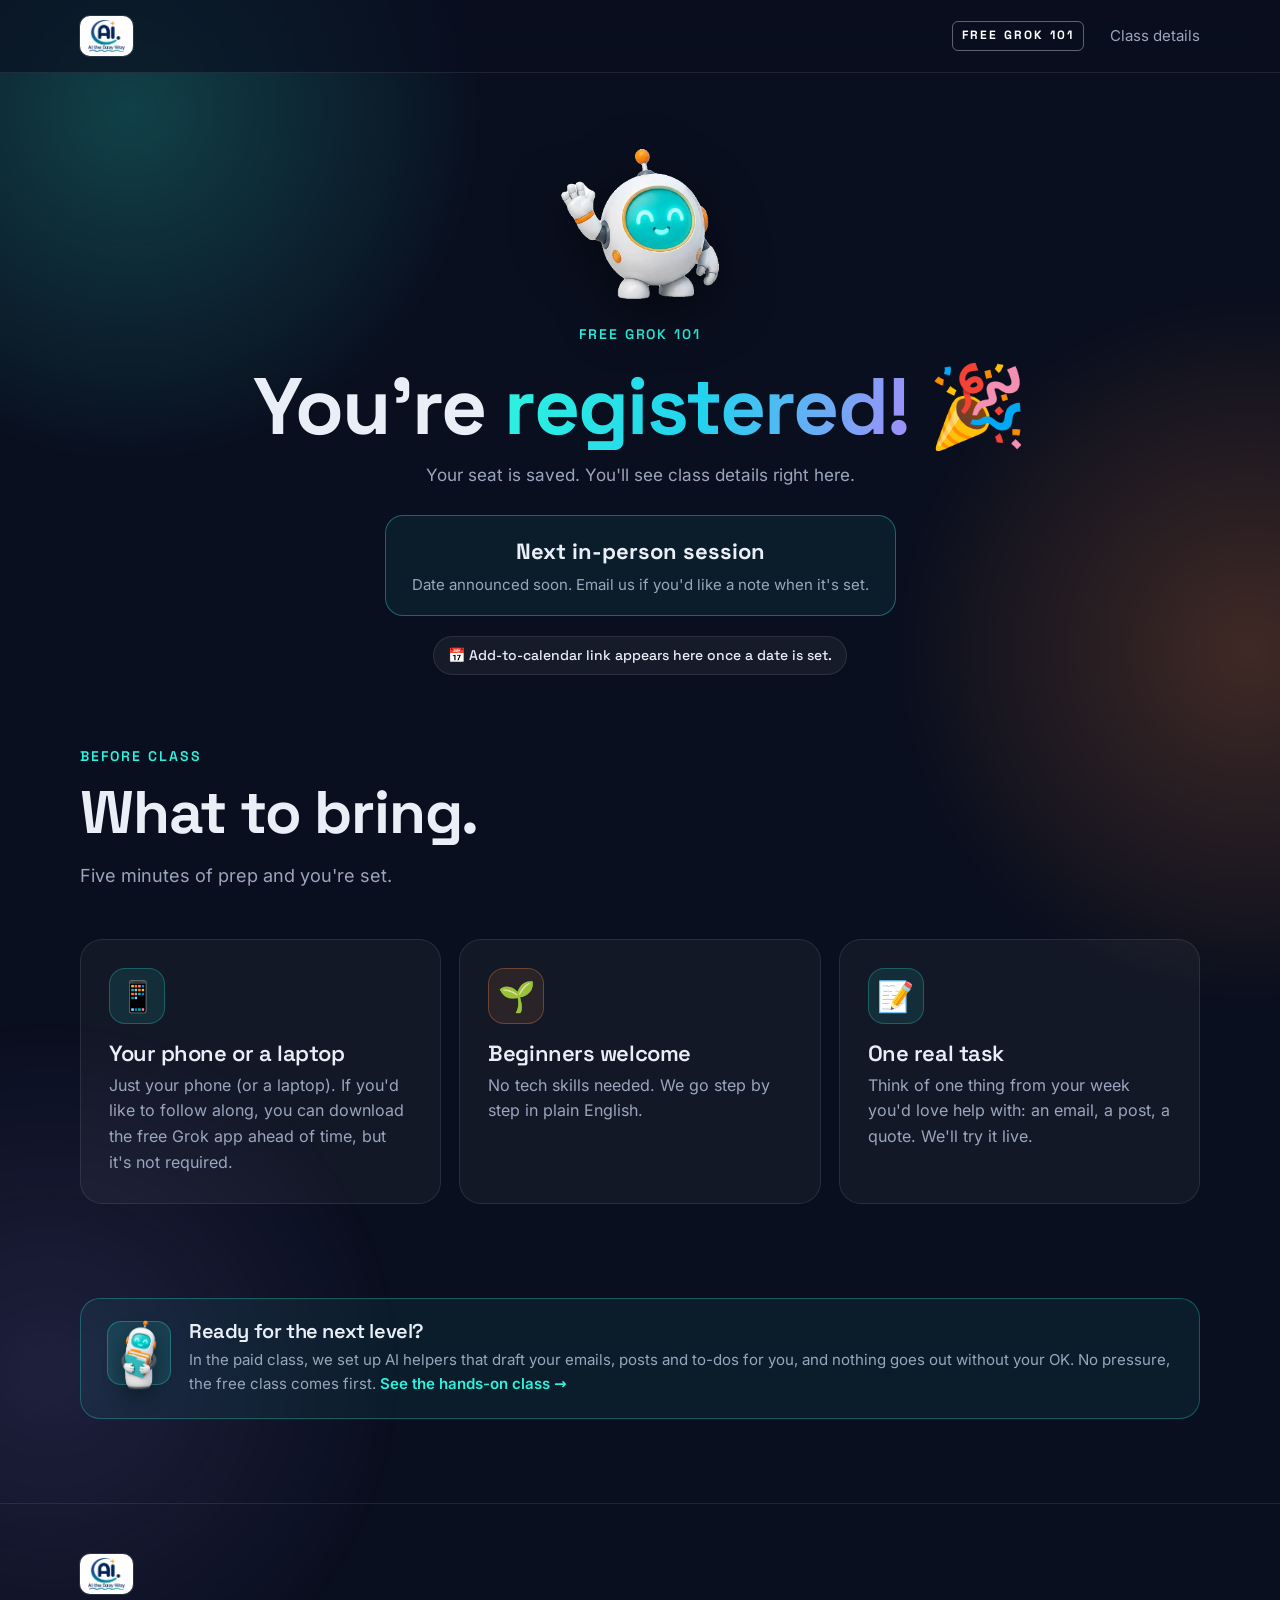
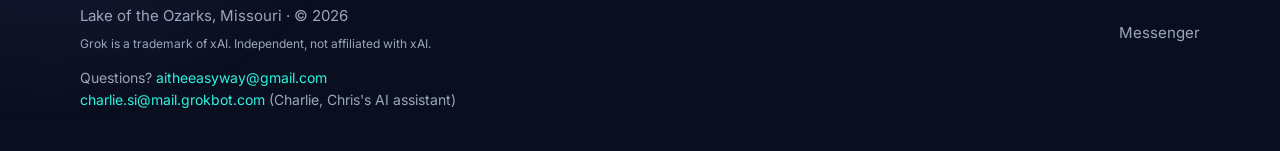
<file: thanks.html>
<!DOCTYPE html>
<html lang="en">
<head>
<!-- Session details come from config.js (same file the landing page uses) -->
<script src="config.js"></script>
<meta charset="utf-8">
<meta name="viewport" content="width=device-width, initial-scale=1">
<meta name="robots" content="noindex, nofollow">
<title>You're registered · Free Grok 101 | AI the Easy Way</title>
<meta name="description" content="You're registered for the free class. Your class details are on this page.">
<meta name="theme-color" content="#0a0f1f">
<link rel="icon" href="favicon.ico" sizes="48x48">
<link rel="icon" type="image/png" sizes="32x32" href="favicon-32.png">
<link rel="apple-touch-icon" sizes="180x180" href="apple-touch-icon.png">
<link rel="manifest" href="site.webmanifest">
<link rel="preload" href="assets/fonts/space-grotesk-latin.woff2" as="font" type="font/woff2" crossorigin>
<link rel="preload" href="assets/fonts/inter-latin.woff2" as="font" type="font/woff2" crossorigin>
<link rel="stylesheet" href="assets/styles.css">
</head>
<body>
<div class="bg-glow" aria-hidden="true">
  <div class="blob t" style="top:-300px;left:-280px"></div>
  <div class="blob o" style="top:240px;right:-380px;animation-delay:-6s"></div>
  <div class="blob v" style="top:55%;left:-360px;animation-delay:-3s"></div>
</div>

<nav>
  <div class="wrap">
    <a class="logo" href="index.html" aria-label="AI the Easy Way"><img class="logo-mark" src="assets/logo-ai-the-easy-way.webp" width="160" height="137" alt="AI the Easy Way"></a>
    <div class="nav-links"><span class="grok-tag">FREE GROK 101</span><a href="index.html">Class details</a></div>
  </div>
</nav>

<main id="main">
<header class="ty-hero">
  <div class="wrap">
    <div class="ty-art" aria-hidden="true"><picture><source srcset="assets/helpers/helper-wave.webp" type="image/webp"><img src="assets/helpers/helper-wave.png" width="548" height="523" alt=""></picture></div>
    <span class="eyebrow" style="margin-top:10px">Free Grok 101</span>
    <h1>You're <span class="grad-text">registered!</span> 🎉</h1>
    <p class="lede">Your seat is saved. You'll see class details right here.</p>
    <div class="ty-sess" id="ty-sess"><b id="ty-when">Wed, Oct 21, 2026 · 12:00–1:00 PM CT</b><span id="ty-where">In person · Osage Beach Library, 1064 Gutridge Ln, Osage Beach, MO 65065</span> <a id="ty-map" href="https://www.google.com/maps/search/?api=1&query=1064+Gutridge+Lane,+Osage+Beach,+MO+65065" target="_blank" rel="noopener">Map</a></div>
    <div class="cal-row" id="cal-row">
      <span class="badge" id="cal-soon">📅 Add-to-calendar link appears here once a date is set.</span>
    </div>
  </div>
</header>

<section style="padding-top:30px">
  <div class="wrap">
    <span class="eyebrow">Before class</span>
    <h2>What to bring.</h2>
    <p class="section-sub">Five minutes of prep and you're set.</p>
    <div class="grid g3">
      <div class="card"><div class="emoji">📱</div><h3>Your phone or a laptop</h3><p>Just your phone (or a laptop). If you'd like to follow along, you can download the free Grok app ahead of time, but it's not required.</p></div>
      <div class="card warm"><div class="emoji">🌱</div><h3>Beginners welcome</h3><p>No tech skills needed. We go step by step in plain English.</p></div>
      <div class="card"><div class="emoji">📝</div><h3>One real task</h3><p>Think of one thing from your week you'd love help with: an email, a post, a quote. We'll try it live.</p></div>
    </div>
    <p class="note" id="zoom-note" hidden>💻 Joining online? A laptop works best. The free Grok app is optional if you'd like to follow along.</p>
  </div>
</section>

<section style="padding-top:10px">
  <div class="wrap">
    <div class="tease-card">
      <div class="ic ic-helper" aria-hidden="true"><picture><source srcset="assets/helpers/helper-files.webp" type="image/webp"><img src="assets/helpers/helper-files.png" alt=""></picture></div>
      <div>
        <h3>Ready for the next level?</h3>
        <p>In the paid class, we set up AI helpers that draft your emails, posts and to-dos for you, and nothing goes out without your OK. No pressure, the free class comes first. <a data-sales href="https://mysihelpers.com/">See the hands-on class <span aria-hidden="true">→</span></a></p>
      </div>
    </div>
  </div>
</section>
</main>

<!-- Add-to-calendar popup: opens right after registering (thanks.html?s=...) when the session has a date -->
<div class="modal-bg" id="cal-modal" hidden>
  <div class="modal" role="dialog" aria-modal="true" aria-labelledby="m-title">
    <button class="m-close" type="button" aria-label="Close" data-close>×</button>
    <img class="m-art" src="assets/helpers/helper-calendar.png" alt="" width="300" height="300">
    <span class="eyebrow">You're in! One more step</span>
    <h2 id="m-title">Add it to your calendar</h2>
    <div class="m-when" id="m-when"></div>
    <div class="m-where" id="m-where"></div>
    <div class="m-btns">
      <a class="btn btn-primary" id="m-gcal" href="#" target="_blank" rel="noopener"><span aria-hidden="true">📅</span> Google Calendar</a>
      <a class="btn btn-ghost" id="m-ics" href="#" download="free-grok-101.ics"><span aria-hidden="true">🍎</span> Apple / Outlook (.ics)</a>
    </div>
    <button class="m-later" type="button" data-close>Maybe later</button>
  </div>
</div>

<footer>
  <div class="wrap">
    <div><a class="logo" href="index.html" aria-label="AI the Easy Way"><img class="logo-mark" src="assets/logo-ai-the-easy-way.webp" width="160" height="137" alt="AI the Easy Way"></a><div style="margin-top:10px">Lake of the Ozarks, Missouri · © <span id="yr">2026</span></div><div class="tm">Grok is a trademark of xAI. Independent, not affiliated with xAI.</div><div class="contact-links">Questions? <a data-email href="mailto:aitheeasyway@gmail.com">aitheeasyway@gmail.com</a><br><a data-charlie href="mailto:charlie.si@mail.grokbot.com">charlie.si@mail.grokbot.com</a> (<span class="charlie-label">Charlie, Chris's AI assistant</span>)</div></div>
    <div style="display:flex;gap:22px;flex-wrap:wrap">
      <a data-msg href="https://m.me/aitheeasyway" target="_blank" rel="noopener">Messenger</a>
    </div>
  </div>
</footer>

<script>
(function(){
  const q = new URLSearchParams(location.search);
  const id = q.get('s') || '', fmt = q.get('f') || '';
  const online = fmt.indexOf('Online') === 0 || id.indexOf('online') === 0;
  let s = SESSIONS.find(x => x.id === id);
  if (!s && !id) s = upcomingSessions()[0];
  if (s) {
    document.getElementById('ty-when').textContent = sessionWhen(s);
    document.getElementById('ty-where').textContent = formatLabel(s.format) + (s.place ? ' · ' + s.place : '');
    const mapA = document.getElementById('ty-map');
    if (mapA) { if (s.map) { mapA.hidden = false; mapA.href = s.map; } else mapA.hidden = true; }
  } else {
    document.getElementById('ty-when').textContent = online ? 'Next online (Zoom) session' : 'Next in-person session';
    document.getElementById('ty-where').textContent = "Date announced soon. Email us if you'd like a note when it's set.";
    const mapB = document.getElementById('ty-map');
    if (mapB) mapB.hidden = true;
  }
  if (online || (s && s.format === 'online')) document.getElementById('zoom-note').hidden = false;

  // Add-to-calendar (only when the session has a real date): inline buttons + popup
  if (s && s.date && !isNaN(new Date(s.date))) {
    const start = new Date(s.date), end = new Date(start.getTime() + (s.minutes||60)*60000);
    const z = d => d.toISOString().replace(/[-:]/g,'').replace(/\.\d{3}/,'');
    const title = 'Free Grok 101 with Chris Booth';
    const site = location.origin + location.pathname.replace(/thanks\.html$/,'');
    const details = 'Free Grok 101 with Chris Booth: a free, beginner-friendly workshop. No tech skills needed. Ask better questions, write posts and emails faster, and save time every week. Bring your phone or laptop. Osage Beach Library, 1064 Gutridge Ln, Osage Beach, MO 65065. ' + site;
    const where = s.format === 'online' ? 'Online (Zoom)' : (s.place || s.title);
    const g = 'https://calendar.google.com/calendar/render?action=TEMPLATE&text=' + encodeURIComponent(title) + '&dates=' + z(start) + '/' + z(end) + '&details=' + encodeURIComponent(details) + '&location=' + encodeURIComponent(where) + '&ctz=America/Chicago';
    const icsEsc = t => String(t).replace(/\\/g,'\\\\').replace(/([,;])/g,'\\$1').replace(/\n/g,'\\n');
    const ics = ['BEGIN:VCALENDAR','VERSION:2.0','PRODID:-//AI the Easy Way//Free Grok 101//EN','CALSCALE:GREGORIAN','METHOD:PUBLISH','BEGIN:VEVENT','UID:'+s.id+'-free-grok-101@aitheeasyway','DTSTAMP:'+z(new Date()),'DTSTART:'+z(start),'DTEND:'+z(end),'SUMMARY:'+icsEsc(title),'LOCATION:'+icsEsc(where),'DESCRIPTION:'+icsEsc(details),'URL:'+site,'BEGIN:VALARM','TRIGGER:-PT1H','ACTION:DISPLAY','DESCRIPTION:Free Grok 101 starts in 1 hour','END:VALARM','END:VEVENT','END:VCALENDAR'].join('\r\n');
    const icsUrl = 'data:text/calendar;charset=utf-8,' + encodeURIComponent(ics);
    document.getElementById('cal-row').innerHTML = `<a class="btn btn-primary btn-sm" href="${g}" target="_blank" rel="noopener">📅 Add to Google Calendar</a><a class="btn btn-ghost btn-sm" href="${icsUrl}" download="free-grok-101.ics">Apple / Outlook (.ics)</a>`;

    // popup right after registering (the form redirect carries ?s=); once per browser session per session id
    const modal = document.getElementById('cal-modal'), key = 'fg101-cal-' + s.id;
    let seen = false; try { seen = sessionStorage.getItem(key) === '1'; } catch(e) {}
    if (id && !seen) {
      document.getElementById('m-when').textContent = sessionWhen(s);
      document.getElementById('m-where').textContent = formatLabel(s.format) + (s.place ? ' · ' + s.place : '');
      document.getElementById('m-gcal').href = g;
      document.getElementById('m-ics').href = icsUrl;
      const prev = document.activeElement;
      const main = document.getElementById('main');
      const close = () => { modal.hidden = true; main.removeAttribute('aria-hidden'); main.inert = false; document.removeEventListener('keydown', onKey); try { sessionStorage.setItem(key,'1'); } catch(e) {} if (prev && prev.focus) prev.focus(); };
      const onKey = e => {
        if (e.key === 'Escape') { close(); return; }
        if (e.key === 'Tab') { // keep focus inside the dialog while it's open
          const f = [...modal.querySelectorAll('a[href],button:not([disabled])')].filter(x => x.offsetParent !== null);
          if (!f.length) return;
          const first = f[0], last = f[f.length-1];
          if (e.shiftKey && document.activeElement === first) { e.preventDefault(); last.focus(); }
          else if (!e.shiftKey && document.activeElement === last) { e.preventDefault(); first.focus(); }
          else if (!modal.contains(document.activeElement)) { e.preventDefault(); first.focus(); }
        }
      };
      modal.querySelectorAll('[data-close]').forEach(b => b.addEventListener('click', close));
      modal.addEventListener('click', e => { if (e.target === modal) close(); });
      modal.querySelectorAll('.m-btns a').forEach(a => a.addEventListener('click', () => setTimeout(close, 300)));
      document.addEventListener('keydown', onKey);
      setTimeout(() => { modal.hidden = false; main.setAttribute('aria-hidden','true'); main.inert = true; document.getElementById('m-gcal').focus(); }, 450);
    }
  }
  document.querySelectorAll('[data-sales]').forEach(a => a.href = SALES_PAGE_URL);
  document.querySelectorAll('[data-msg]').forEach(a => a.href = MESSENGER_URL);
  document.querySelectorAll('[data-email]').forEach(a => { a.href = 'mailto:' + CONTACT_EMAIL; });
  document.querySelectorAll('[data-charlie]').forEach(a => { a.href = 'mailto:' + CHARLIE_EMAIL; });
  document.querySelectorAll('.charlie-label').forEach(el => { el.textContent = CHARLIE_LABEL; });
  document.getElementById('yr').textContent = new Date().getFullYear();
})();
</script>
</body>
</html>
</file>
<file: assets/styles.css>
/* Shared AI the Easy Way styles (from the Learn Grok Bot mockup) */
/* Self-hosted Latin subsets of Inter and Space Grotesk (SIL Open Font License). */
@font-face{font-family:"Inter";font-style:normal;font-weight:400 600;font-display:swap;src:url("fonts/inter-latin.woff2") format("woff2");unicode-range:U+0000-00FF,U+0131,U+0152-0153,U+02BB-02BC,U+02C6,U+02DA,U+02DC,U+0304,U+0308,U+0329,U+2000-206F,U+20AC,U+2122,U+2191,U+2193,U+2212,U+2215,U+FEFF,U+FFFD}
@font-face{font-family:"Space Grotesk";font-style:normal;font-weight:500 700;font-display:swap;src:url("fonts/space-grotesk-latin.woff2") format("woff2");unicode-range:U+0000-00FF,U+0131,U+0152-0153,U+02BB-02BC,U+02C6,U+02DA,U+02DC,U+0304,U+0308,U+0329,U+2000-206F,U+20AC,U+2122,U+2191,U+2193,U+2212,U+2215,U+FEFF,U+FFFD}
:root{
  --bg:#0a0f1f; --bg2:#0f1629; --card:rgba(255,255,255,.04); --line:rgba(255,255,255,.09);
  --text:#e9eef7; --muted:#9aa6bd; --teal:#2ef2e0; --cyan:#22d3ee; --orange:#ff8a3d; --pink:#ff5e7e;
  --violet:#a78bfa;
  --grad:linear-gradient(100deg,var(--teal),var(--cyan) 25%,var(--violet) 52%,var(--pink) 72%,var(--orange));
  --radius:22px;
  --font-body:"Inter",system-ui,-apple-system,"Segoe UI",sans-serif;
  --font-display:"Space Grotesk","Inter",system-ui,-apple-system,"Segoe UI",sans-serif;
}
*{box-sizing:border-box;margin:0;padding:0}
html{scroll-behavior:smooth;font-family:var(--font-body)}
body{background:var(--bg);color:var(--text);font-family:var(--font-body);line-height:1.6;font-size:17px;overflow-x:hidden;-webkit-font-smoothing:antialiased}
/* Form controls do not inherit font-family. Set it explicitly so they stay on Inter. */
button,input,select,textarea{font-family:var(--font-body)}
h1,h2,h3,.display,.btn,.sub,.eyebrow,.grok-tag,.pill,.badge,.tag,summary{font-family:var(--font-display)}
h1,h2,h3,.display{line-height:1.05;letter-spacing:-.02em}
a{color:inherit}
.wrap{width:min(1120px,100% - 40px);margin-inline:auto}
section{padding:84px 0;position:relative}
.grad-text{background:var(--grad);background-size:200% auto;-webkit-background-clip:text;background-clip:text;color:transparent;animation:shift 8s ease-in-out infinite}
@keyframes shift{0%,100%{background-position:0% 50%}50%{background-position:100% 50%}}

/* background glow (absolute, spans whole page) */
body{position:relative}
.bg-glow{position:absolute;inset:0;z-index:-1;overflow:hidden;pointer-events:none}
.blob{position:absolute;width:820px;height:820px;max-width:140vw;max-height:140vw;border-radius:50%;opacity:.22;animation:float 18s ease-in-out infinite alternate;will-change:transform}
.blob.t{background:radial-gradient(circle,var(--teal) 0,transparent 62%)}
.blob.o{background:radial-gradient(circle,var(--orange) 0,transparent 62%)}
.blob.v{background:radial-gradient(circle,var(--violet) 0,transparent 62%);opacity:.14}
@keyframes float{to{transform:translate(60px,50px) scale(1.08)}}
.grid-bg{position:absolute;inset:0;background-image:linear-gradient(var(--line) 1px,transparent 1px),linear-gradient(90deg,var(--line) 1px,transparent 1px);background-size:56px 56px;mask-image:radial-gradient(ellipse at 50% 30%,#000 20%,transparent 70%);-webkit-mask-image:radial-gradient(ellipse at 50% 30%,#000 20%,transparent 70%);opacity:.5;pointer-events:none}

/* nav */
nav{position:sticky;top:0;z-index:50;backdrop-filter:blur(14px);-webkit-backdrop-filter:blur(14px);background:rgba(10,15,31,.65);border-bottom:1px solid var(--line)}
nav .wrap{display:flex;align-items:center;justify-content:space-between;height:72px}
.logo{display:flex;align-items:center;gap:10px;font-family:var(--font-display);font-weight:700;text-decoration:none;font-size:18px;color:var(--text)}
.logo-mark{height:40px;width:auto;display:block;flex-shrink:0;background:#fff;border-radius:10px;padding:4px 8px;box-shadow:0 0 0 1px rgba(255,255,255,.12)}
.logo-text{line-height:1.1}
.logo-dot{width:30px;height:30px;border-radius:9px;background:var(--grad);display:grid;place-items:center;color:#0a0f1f;font-size:15px;box-shadow:0 0 18px rgba(46,242,224,.45)}
.nav-links{display:flex;gap:26px;align-items:center;font-size:15px;color:var(--muted)}
.nav-links a{text-decoration:none;transition:color .2s}
.nav-links a:hover{color:var(--text)}

/* buttons */
.btn{display:inline-flex;align-items:center;gap:10px;font-family:var(--font-display);font-weight:700;font-size:17px;padding:16px 26px;border-radius:999px;text-decoration:none;transition:transform .2s,box-shadow .2s,background .2s;cursor:pointer;border:0}
.btn-primary{background:linear-gradient(100deg,var(--teal),var(--cyan));color:#06121a;box-shadow:0 0 0 1px rgba(46,242,224,.4),0 10px 40px -8px rgba(46,242,224,.6)}
.btn-primary:hover{transform:translateY(-2px);box-shadow:0 0 0 1px rgba(46,242,224,.6),0 14px 50px -6px rgba(46,242,224,.8)}
.btn-sunset{background:linear-gradient(100deg,var(--orange),var(--pink));color:#1a0a05;box-shadow:0 10px 40px -8px rgba(255,138,61,.65)}
.btn-sunset:hover{transform:translateY(-2px);box-shadow:0 14px 50px -6px rgba(255,138,61,.85)}
.btn-ghost{background:transparent;color:var(--text);border:1px solid var(--line)}
.btn-ghost:hover{border-color:var(--teal);color:var(--teal)}
.btn-sm{padding:10px 18px;font-size:15px}
.btn .arrow{transition:transform .2s}
.btn:hover .arrow{transform:translateX(4px)}

/* hero */
.hero{padding:80px 0 110px;text-align:center;overflow:hidden}
.pill{display:inline-flex;align-items:center;gap:10px;padding:8px 16px;border-radius:999px;border:1px solid rgba(255,138,61,.4);background:rgba(255,138,61,.08);color:#ffc49c;font-size:14px;font-weight:600;letter-spacing:.02em}
.pulse{width:8px;height:8px;border-radius:50%;background:var(--orange);box-shadow:0 0 0 0 rgba(255,138,61,.7);animation:pulse 2s infinite}
@keyframes pulse{70%{box-shadow:0 0 0 10px rgba(255,138,61,0)}100%{box-shadow:0 0 0 0 rgba(255,138,61,0)}}
.hero h1{font-size:clamp(44px,8.4vw,96px);font-weight:700;margin:26px auto 22px;max-width:14ch;text-wrap:balance}
.hero .sub{font-size:clamp(20px,2.6vw,26px);font-family:var(--font-display);font-weight:500;color:var(--text);margin-bottom:12px}
.hero .lede{color:var(--muted);max-width:620px;margin:0 auto 36px}
.cta-row{display:flex;gap:14px;justify-content:center;flex-wrap:wrap}
.tiny{font-size:14px;color:var(--muted);margin-top:18px}

/* chat orbit visual */
.helpers{display:flex;justify-content:center;gap:14px;flex-wrap:wrap;margin-top:60px}
.chip{display:flex;align-items:center;gap:10px;padding:12px 18px;border-radius:16px;background:var(--card);border:1px solid var(--line);font-size:15px;font-weight:500;animation:bob 6s ease-in-out infinite;backdrop-filter:blur(6px)}
.chip:nth-child(2){animation-delay:-1.5s}.chip:nth-child(3){animation-delay:-3s}.chip:nth-child(4){animation-delay:-4.5s}
.chip .ic{width:30px;height:30px;border-radius:9px;display:grid;place-items:center;font-size:16px}
.chip.lead{border-color:rgba(46,242,224,.45);box-shadow:0 0 30px -8px rgba(46,242,224,.55)}
@keyframes bob{50%{transform:translateY(-8px)}}

/* section heads */
.eyebrow{font-family:var(--font-display);font-size:14px;font-weight:600;letter-spacing:.14em;text-transform:uppercase;color:var(--teal);margin-bottom:14px;display:block}
.eyebrow.o{color:var(--orange)}
h2{font-size:clamp(36px,5.4vw,60px);font-weight:700;margin-bottom:18px;max-width:22ch;text-wrap:balance}
.section-sub{color:var(--muted);max-width:600px;font-size:18px;margin-bottom:48px}

/* cards */
.grid{display:grid;gap:18px}
.g4{grid-template-columns:repeat(4,1fr)}
.g3{grid-template-columns:repeat(3,1fr)}
.card{background:var(--card);border:1px solid var(--line);border-radius:var(--radius);padding:28px;position:relative;transition:transform .25s,border-color .25s,background .25s}
.card:hover{transform:translateY(-4px);border-color:rgba(46,242,224,.35);background:rgba(255,255,255,.06)}
.card .emoji{font-size:30px;width:56px;height:56px;border-radius:16px;display:grid;place-items:center;margin-bottom:18px;background:rgba(46,242,224,.1);border:1px solid rgba(46,242,224,.25)}
.card.warm .emoji{background:rgba(255,138,61,.1);border-color:rgba(255,138,61,.3)}
.card h3{font-size:22px;margin-bottom:8px;font-weight:600}
.card p{color:var(--muted);font-size:16px}

/* who */
.who{background:linear-gradient(180deg,transparent,rgba(255,138,61,.05) 50%,transparent)}
.who-card{padding:34px}
.who-card .tag{display:inline-block;font-size:13px;font-weight:600;color:var(--orange);border:1px solid rgba(255,138,61,.35);border-radius:999px;padding:4px 12px;margin-bottom:18px}
.note{margin-top:28px;padding:18px 22px;border-left:3px solid var(--teal);background:rgba(46,242,224,.06);border-radius:0 14px 14px 0;color:var(--text);max-width:760px}

/* steps */
.steps{display:grid;grid-template-columns:repeat(3,1fr);gap:18px;counter-reset:s}
.step{position:relative;padding:34px 28px 30px}
.step .num{font-family:var(--font-display);font-size:76px;font-weight:700;line-height:1;margin-bottom:12px;background:var(--grad);-webkit-background-clip:text;background-clip:text;color:transparent;opacity:.95}
.step .when{font-size:13px;font-weight:600;letter-spacing:.08em;text-transform:uppercase;color:var(--muted);margin-bottom:6px}

/* guide */
.guide-box{display:grid;grid-template-columns:320px 1fr;gap:48px;align-items:center;background:linear-gradient(135deg,rgba(46,242,224,.07),rgba(255,138,61,.07));border:1px solid var(--line);border-radius:30px;padding:44px}
.photo{aspect-ratio:4/5;border-radius:24px;position:relative;overflow:hidden;background:
  radial-gradient(circle at 50% 120%,rgba(255,138,61,.9),transparent 55%),
  linear-gradient(180deg,#14203d,#1d1630);border:1px solid var(--line);display:grid;place-items:center;text-align:center}
.photo::after{content:none}
.photo .ph{position:relative;z-index:1;color:rgba(255,255,255,.7);font-size:14px}
.photo .ph b{display:block;font-family:var(--font-display);font-size:58px;color:#fff;letter-spacing:-.03em;margin-bottom:6px;text-shadow:0 0 30px rgba(46,242,224,.6)}
.guide-box h3{font-size:clamp(30px,4vw,44px);margin-bottom:6px}
.guide-box .role{color:var(--orange);font-weight:600;margin-bottom:18px}
.guide-box p{color:var(--muted);margin-bottom:14px;max-width:560px}
.badges{display:flex;gap:10px;flex-wrap:wrap;margin-top:22px}
.badge{font-size:14px;padding:7px 14px;border-radius:999px;background:rgba(255,255,255,.05);border:1px solid var(--line)}

/* faq */
.faq-layout{display:grid;grid-template-columns:1fr 1.7fr;gap:48px;align-items:start}
.faq-layout h2{position:sticky;top:100px}
.faq{max-width:820px}
details{border:1px solid var(--line);border-radius:18px;background:var(--card);margin-bottom:12px;transition:border-color .2s}
details[open]{border-color:rgba(46,242,224,.35)}
summary{list-style:none;cursor:pointer;padding:22px 26px;font-family:var(--font-display);font-weight:600;font-size:19px;display:flex;justify-content:space-between;align-items:center;gap:16px}
summary::-webkit-details-marker{display:none}
summary .plus{flex:none;width:30px;height:30px;border-radius:50%;border:1px solid var(--line);display:grid;place-items:center;color:var(--teal);transition:transform .25s}
details[open] summary .plus{transform:rotate(45deg)}
details .ans{padding:0 26px 22px;color:var(--muted)}
details .ans strong{color:var(--text)}

/* guarantee */
.guarantee{padding:48px 0 0}
.g-box{display:flex;align-items:center;gap:22px;padding:28px 32px;border-radius:24px;border:1px dashed rgba(255,138,61,.5);background:rgba(255,138,61,.06)}
.g-box .shield{font-size:40px;flex:none}
.g-box p{font-family:var(--font-display);font-size:clamp(20px,2.6vw,26px);font-weight:600;line-height:1.3}
.g-box small{display:block;font-family:var(--font-body);font-size:15px;font-weight:400;color:var(--muted);margin-top:4px}

/* final cta */
.final{text-align:center;overflow:hidden;padding-top:40px}
.final-box{position:relative;border-radius:34px;padding:80px 28px;background:
  radial-gradient(ellipse at 50% 130%,rgba(255,138,61,.55),transparent 60%),
  radial-gradient(ellipse at 50% -30%,rgba(46,242,224,.3),transparent 60%),#0d1426;border:1px solid var(--line);overflow:hidden}
.final-box h2{margin-inline:auto;font-size:clamp(40px,6.5vw,76px)}
.final-box p{color:var(--muted);max-width:560px;margin:0 auto 34px;font-size:18px}
.waves{position:absolute;left:0;right:0;bottom:0;height:90px;opacity:.5;pointer-events:none}

footer{padding:50px 0 40px;color:var(--muted);font-size:15px;border-top:1px solid var(--line);margin-top:0}
footer .wrap{display:flex;justify-content:space-between;align-items:center;flex-wrap:wrap;gap:20px}
footer a{text-decoration:none}
footer a:hover{color:var(--teal)}
.fb{display:inline-flex;align-items:center;gap:8px}

/* reveal (progressive; content visible without JS) */
.js .reveal{opacity:0;transform:translateY(24px);transition:opacity .7s ease,transform .7s ease}
.js .reveal.in{opacity:1;transform:none}

@media (max-width:960px){
  .faq-layout{grid-template-columns:1fr;gap:24px}
  .faq-layout h2{position:static}
  .g4{grid-template-columns:repeat(2,1fr)}
  .guide-box{grid-template-columns:1fr;padding:30px}
  .photo{max-width:300px;aspect-ratio:1/1;width:100%}
}
@media (max-width:720px){
  section{padding:68px 0}
  .nav-links a:not(.btn){display:none}
  .g4,.g3,.steps{grid-template-columns:1fr}
  .hero{padding:56px 0 76px}
  .cta-row .btn{width:100%;justify-content:center}
  .helpers{display:grid;grid-template-columns:1fr 1fr;gap:10px;margin-top:44px}
  .chip{font-size:14px;padding:10px 12px;justify-content:flex-start;text-align:left;line-height:1.25}
  .guide-box{padding:22px;gap:28px}
  .photo{max-width:none}
  .card{padding:24px}
  .step .num{font-size:60px}
  .g-box{flex-direction:column;align-items:flex-start;text-align:left;padding:24px}
  .final-box{padding:60px 22px}
  footer .wrap{flex-direction:column;align-items:flex-start}
}
@media (prefers-reduced-motion:reduce){*{animation:none!important;transition:none!important}.js .reveal{opacity:1;transform:none}}

.price-grid{display:grid;grid-template-columns:1.1fr .9fr;gap:18px;margin-top:28px}
.price-card{background:var(--card);border:1px solid var(--line);border-radius:24px;padding:28px 26px;position:relative}
.price-card.featured{border-color:rgba(46,242,224,.45);box-shadow:0 0 0 1px rgba(46,242,224,.2),0 20px 50px rgba(46,242,224,.08)}
.price-card .tag{display:inline-block;font-size:12px;letter-spacing:.08em;text-transform:uppercase;color:var(--teal);margin-bottom:10px;font-family:var(--font-display)}
.price-card .amt{font-family:var(--font-display);font-size:clamp(40px,6vw,56px);font-weight:700;line-height:1;margin:6px 0 8px}
.price-card .amt small{font-size:.4em;opacity:.7;font-weight:500}
.price-card .was{color:var(--muted);text-decoration:line-through;text-decoration-thickness:2px;font-size:.45em;font-weight:500;margin-left:10px;vertical-align:middle}
.price-card .save{display:inline-block;font-size:13px;font-weight:600;color:#06121a;background:var(--teal);border-radius:999px;padding:3px 10px;margin-bottom:12px}
.hero-guarantee{display:inline-flex;align-items:center;gap:8px;margin-top:20px;padding:8px 16px;border-radius:999px;border:1px dashed rgba(255,138,61,.5);background:rgba(255,138,61,.06);font-size:15px;font-weight:600;color:var(--text)}
.proof{margin:22px 0 0;padding:14px 18px;border-left:3px solid var(--orange);background:rgba(255,138,61,.06);border-radius:0 14px 14px 0;color:var(--text);font-size:15px;max-width:560px}
.price-card p{color:var(--muted);margin:0 0 18px;font-size:15px}
.price-card .note{font-size:13px;color:var(--muted);margin-top:12px}
@media (max-width:720px){.price-grid{grid-template-columns:1fr}}

/* free tease + post-class upsell */
.tease{padding:36px 0 0}
.tease-card{display:flex;align-items:flex-start;gap:18px;padding:22px 26px;border-radius:20px;border:1px solid rgba(46,242,224,.28);background:rgba(46,242,224,.06)}
.tease-card .ic{flex:none;width:48px;height:48px;border-radius:14px;display:grid;place-items:center;font-size:22px;background:rgba(46,242,224,.12);border:1px solid rgba(46,242,224,.3)}
.tease-card h3{font-size:20px;margin-bottom:6px;font-weight:600}
.tease-card p{color:var(--muted);font-size:15px;margin:0}
.tease-card ol{color:var(--muted);font-size:15px;margin:6px 0 8px 20px}
.tease-card a{color:var(--teal);text-decoration:none;font-weight:600}
.tease-card a:hover{text-decoration:underline}
.upsell{padding-top:0}
.upsell-box{display:grid;grid-template-columns:1.2fr .8fr;gap:28px;align-items:center;padding:36px 34px;border-radius:28px;border:1px solid rgba(255,138,61,.35);background:linear-gradient(135deg,rgba(255,138,61,.08),rgba(167,139,250,.06))}
.upsell-box h2{font-size:clamp(28px,4vw,40px);max-width:18ch;margin-bottom:12px}
.upsell-box .lede{color:var(--muted);font-size:16px;margin-bottom:18px;max-width:520px}
.upsell-box ul{list-style:none;margin:0 0 6px;padding:0}
.upsell-box li{color:var(--text);font-size:15px;padding:6px 0 6px 28px;position:relative}
.upsell-box li::before{content:"✓";position:absolute;left:0;color:var(--teal);font-weight:700}
.upsell-price{text-align:center;padding:28px 22px;border-radius:22px;background:rgba(10,15,31,.55);border:1px solid var(--line)}
.upsell-price .tag{display:inline-block;font-size:12px;letter-spacing:.08em;text-transform:uppercase;color:var(--orange);margin-bottom:6px;font-family:var(--font-display)}
.upsell-price .amt{font-family:var(--font-display);font-size:clamp(44px,6vw,56px);font-weight:700;line-height:1;margin:4px 0 8px}
.upsell-price p{color:var(--muted);font-size:14px;margin:0 0 18px}
.upsell-price .cta-col{display:flex;flex-direction:column;gap:10px}
.upsell-price .cta-col .btn{justify-content:center;width:100%}
.upsell-price .soon{font-size:13px;margin:12px 0 0}
@media (max-width:720px){.upsell-box{grid-template-columns:1fr;padding:26px 22px}.tease-card{flex-direction:column;gap:12px}}
.grok-tag{font-family:var(--font-display);font-weight:700;letter-spacing:.18em;font-size:12px;color:#fff;border:1px solid rgba(255,255,255,.35);border-radius:6px;padding:4px 9px}
.beginner-line{margin:0 0 14px;font-size:15px;font-weight:600;color:#d7e0ee}
.where-line{margin:16px 0 0;font-size:14px;color:var(--muted);line-height:1.5;max-width:40em}
.where-line a{color:var(--teal);text-decoration:none}
.where-line a:hover{text-decoration:underline}
.agenda{display:grid;grid-template-columns:1fr 1fr;gap:18px}
.agenda .num{font-size:48px}
.sticky-cta{display:none}
@media(max-width:760px){
  .sticky-cta{position:fixed;z-index:70;left:12px;right:12px;bottom:12px;display:flex;justify-content:center;box-shadow:0 12px 30px rgba(0,0,0,.45)}
  .sticky-cta.is-hidden{display:none}
  body{padding-bottom:84px}
}
@media(max-width:720px){.agenda{grid-template-columns:1fr}.agenda .num{font-size:40px}}
.contact-links{margin-top:14px;font-size:14px;color:var(--muted);line-height:1.55;max-width:42em}
.contact-links a{color:var(--teal);text-decoration:none;overflow-wrap:anywhere}
.contact-links a:hover{text-decoration:underline}
.sess p a{color:var(--teal);text-decoration:none}
.sess p a:hover{text-decoration:underline}
.hero .pill{display:flex;width:fit-content;margin:0 auto}
.grok-word{color:#fff;text-shadow:0 0 28px rgba(255,255,255,.35)}
.tm{margin-top:6px;font-size:12px;color:var(--muted)}
@media(max-width:760px){.grok-tag,.nav-links a:not(.btn){display:none}}

/* ===== AI helper mascots ===== */
.pill-txt{display:flex;flex-direction:column;align-items:flex-start;line-height:1.3;text-align:left}
.pill-txt b{color:#fff;font-family:var(--font-display);font-weight:700;letter-spacing:.01em;font-size:15px}
.pill-txt>span{font-weight:500}.pill-txt .nw{white-space:nowrap}
.pill:has(.pill-txt){border-radius:16px;padding:10px 18px}
.hero-grid{display:grid;grid-template-columns:1.12fr .88fr;grid-template-areas:"top art" "body art";column-gap:40px;align-items:center;text-align:left}
.hero-top{grid-area:top;align-self:end}.hero-body{grid-area:body;align-self:start}
.hero-art{grid-area:art;position:relative;display:grid;place-items:center}
.hero-art::before{content:"";position:absolute;inset:6% 2% 2%;border-radius:50%;background:radial-gradient(circle at 50% 55%,rgba(46,242,224,.28),rgba(255,138,61,.10) 45%,transparent 70%);filter:blur(10px);z-index:0}
.hero-art img{position:relative;z-index:1;width:120%;max-width:640px;margin-right:-12%;height:auto;display:block;filter:drop-shadow(0 24px 40px rgba(0,0,0,.45));animation:bob 7s ease-in-out infinite}
.hero-grid .pill{margin:0}
.hero-grid h1{margin:22px 0 18px;font-size:clamp(44px,5.6vw,76px);max-width:13ch}
.hero-grid .lede{margin:0 0 30px;max-width:560px}
.hero-grid .cta-row{justify-content:flex-start}
.hero-grid .cta-row{gap:10px}.hero-grid .cta-row .btn-textlink{border-color:transparent;padding-inline:10px;color:var(--muted)}.hero-grid .cta-row .btn-textlink:hover{color:var(--teal)}.hero-grid .cta-row .btn{padding:15px 20px;font-size:16px}
.hero .helpers{margin-top:48px}
.helper-ic{width:84px;height:84px;border-radius:22px;display:grid;place-items:center;margin-bottom:16px;background:radial-gradient(circle at 50% 60%,rgba(46,242,224,.22),rgba(46,242,224,.06) 70%);border:1px solid rgba(46,242,224,.25);overflow:visible}
.card.warm .helper-ic{background:radial-gradient(circle at 50% 60%,rgba(255,138,61,.22),rgba(255,138,61,.06) 70%);border-color:rgba(255,138,61,.3)}
.helper-ic img{width:96px;height:96px;object-fit:contain;display:block;transform:translateY(-6px);filter:drop-shadow(0 8px 12px rgba(0,0,0,.4));transition:transform .3s}
.card:hover .helper-ic img{transform:translateY(-10px) rotate(-4deg)}
.tease-card .ic-helper{width:64px;height:64px;padding:0;overflow:visible}
.tease-card .ic-helper img{height:74px;width:auto;display:block;transform:translateY(-4px);filter:drop-shadow(0 6px 10px rgba(0,0,0,.4))}
.final-helper{display:flex;justify-content:center;margin:-34px auto 14px}
.final-helper img{width:130px;height:auto;filter:drop-shadow(0 16px 26px rgba(0,0,0,.5));animation:bob 6s ease-in-out infinite}
.final .pill{width:fit-content;margin-inline:auto}
@media (max-width:960px){
  .hero-grid .cta-row .btn-textlink{border-color:var(--line);padding-inline:20px;color:var(--text)}
  .hero-grid{grid-template-columns:1fr;grid-template-areas:"top" "body" "art";text-align:center}
  .hero-grid .pill{margin-inline:auto}
  .hero-grid .pill{margin-inline:auto}
  .hero-grid h1{margin:22px auto 6px;max-width:14ch}
  .hero-grid .lede{margin:0 auto 30px}
  .hero-grid .cta-row{justify-content:center}
  .hero-art img{max-width:440px;width:92%;margin-right:0}
  .hero-art{margin:6px 0 18px}
}
@media (max-width:720px){
  .pill-txt b{font-size:14px}.pill-txt{font-size:13px}
  .hero-art img{width:100%;max-width:360px}
  .sys-grid .card{display:grid;grid-template-columns:76px 1fr;column-gap:16px;align-items:start}
  .sys-grid .helper-ic{width:72px;height:72px;margin:0;grid-row:span 2;border-radius:18px}
  .sys-grid .helper-ic img{width:84px;height:84px}
  .sys-grid .card h3{margin-top:4px}
  .final-helper img{width:110px}
  .tease-card .ic-helper{width:56px;height:56px}
}

/* ===== Free Grok 101 additions ===== */
.sess-grid{display:grid;grid-template-columns:repeat(auto-fit,minmax(280px,1fr));gap:18px}
.sess{display:flex;flex-direction:column;gap:8px}
.sess .fmt{display:inline-flex;align-self:flex-start;align-items:center;gap:8px;font-size:13px;font-weight:600;letter-spacing:.04em;border-radius:999px;padding:4px 12px;border:1px solid rgba(46,242,224,.35);color:var(--teal)}
.sess.online .fmt{border-color:rgba(167,139,250,.45);color:var(--violet)}
.sess .when{font-family:var(--font-display);font-size:24px;font-weight:700;color:var(--text)}
.sess.soon{border-style:dashed}
.reg-box{display:grid;grid-template-columns:.9fr 1.1fr;gap:40px;align-items:start;padding:40px;border-radius:30px;border:1px solid rgba(46,242,224,.3);background:linear-gradient(135deg,rgba(46,242,224,.07),rgba(167,139,250,.05))}
.reg-box h2{font-size:clamp(32px,4.4vw,48px)}
.reg-box .lede{color:var(--muted);margin-bottom:18px}
.reg-box ul{list-style:none;padding:0;margin:0 0 18px}
.reg-box li{padding:6px 0 6px 28px;position:relative;font-size:16px}
.reg-box li::before{content:"✓";position:absolute;left:0;color:var(--teal);font-weight:700}
.reg-art img{width:150px;height:auto;filter:drop-shadow(0 14px 22px rgba(0,0,0,.45));animation:bob 6s ease-in-out infinite}
form.reg{position:relative;display:grid;gap:14px;background:rgba(10,15,31,.6);border:1px solid var(--line);border-radius:22px;padding:26px}
.field{display:grid;gap:6px}
.field label,.field legend{font-size:14px;font-weight:600;color:var(--text)}
.field .opt{color:var(--muted);font-weight:400}
.field input,.field select{width:100%;font-family:var(--font-body);font-size:16px;font-weight:400;line-height:1.4;color:var(--text);background:#0d1426;border:1px solid rgba(255,255,255,.14);border-radius:12px;padding:13px 14px;outline:none;transition:border-color .2s,box-shadow .2s}
.field select{appearance:none;-webkit-appearance:none;background-image:linear-gradient(45deg,transparent 50%,var(--muted) 50%),linear-gradient(135deg,var(--muted) 50%,transparent 50%);background-position:calc(100% - 20px) 55%,calc(100% - 14px) 55%;background-size:6px 6px;background-repeat:no-repeat;padding-right:40px}
.field input:focus,.field select:focus{border-color:var(--teal);box-shadow:0 0 0 3px rgba(46,242,224,.18)}
fieldset.field{border:0;padding:0;margin:0}
.fmt-pick{display:grid;grid-template-columns:1fr 1fr;gap:10px}
.fmt-pick label{display:flex;align-items:center;gap:10px;padding:13px 14px;border-radius:12px;border:1px solid rgba(255,255,255,.14);background:#0d1426;cursor:pointer;font-weight:500;font-size:15px}
.fmt-pick input{accent-color:var(--teal);width:18px;height:18px}
.fmt-pick label:has(input:checked){border-color:var(--teal);box-shadow:0 0 0 3px rgba(46,242,224,.15)}
form.reg .btn{justify-content:center;width:100%;margin-top:4px}
.form-note{font-size:13px;color:var(--muted);text-align:center}
.form-status{font-size:14px;color:#ffc49c;text-align:center;min-height:1em}
.hp{position:absolute;width:1px;height:1px;padding:0;margin:-1px;overflow:hidden;clip:rect(0,0,0,0);white-space:nowrap;border:0}
@media (max-width:960px){.reg-box{grid-template-columns:1fr;padding:28px}}
@media (max-width:720px){.reg-box{padding:20px;gap:22px}form.reg{padding:18px}.fmt-pick{grid-template-columns:1fr}.reg-art{display:none}}
/* thanks page */
.ty-hero{padding:70px 0 40px;text-align:center}
.ty-hero h1{font-size:clamp(44px,7vw,80px);margin:18px auto 14px;max-width:16ch}
.ty-hero .lede{color:var(--muted);max-width:600px;margin:0 auto}
.ty-hero .ty-art img{width:170px;height:auto;filter:drop-shadow(0 16px 26px rgba(0,0,0,.5));animation:bob 6s ease-in-out infinite}
.ty-sess{display:inline-flex;flex-direction:column;gap:4px;margin:26px auto 0;padding:18px 26px;border-radius:18px;border:1px solid rgba(46,242,224,.35);background:rgba(46,242,224,.06)}
.ty-sess b{font-family:var(--font-display);font-size:22px}
.ty-sess span{color:var(--muted);font-size:15px}
.ty-sess a{color:var(--teal);font-size:15px;text-decoration:none}
.ty-sess a:hover{text-decoration:underline}
.cal-row{display:flex;gap:12px;justify-content:center;flex-wrap:wrap;margin-top:20px}
.bring li{margin:0 0 10px 0}

/* before / after prompts */
.ba-tabs{display:flex;gap:10px;flex-wrap:wrap;margin-bottom:22px}
.ba-tab{font-family:var(--font-display);font-weight:600;font-size:16px;line-height:1.2;color:var(--muted);background:var(--card);border:1px solid var(--line);border-radius:999px;padding:11px 18px;cursor:pointer;transition:color .2s,border-color .2s,background .2s}
.ba-tab:hover{color:var(--text)}
.ba-tab[aria-selected="true"]{color:#06121a;background:linear-gradient(100deg,var(--teal),var(--cyan));border-color:transparent}
.ba-grid{display:grid;grid-template-columns:1fr 1.25fr;gap:18px;align-items:stretch}
.ba-card{border-radius:var(--radius);padding:26px;border:1px solid var(--line);background:var(--card);display:flex;flex-direction:column;gap:14px}
.ba-card.weak{opacity:.85}
.ba-card.strong{border-color:rgba(46,242,224,.45);background:linear-gradient(160deg,rgba(46,242,224,.08),rgba(167,139,250,.05));box-shadow:0 0 0 1px rgba(46,242,224,.15),0 20px 50px -20px rgba(46,242,224,.35)}
.ba-tag{align-self:flex-start;font-family:var(--font-display);font-size:13px;font-weight:700;letter-spacing:.06em;text-transform:uppercase;padding:5px 12px;border-radius:999px}
.weak .ba-tag{color:#ff9fb2;background:rgba(255,94,126,.12);border:1px solid rgba(255,94,126,.35)}
.strong .ba-tag{color:var(--teal);background:rgba(46,242,224,.1);border:1px solid rgba(46,242,224,.35)}
.ba-prompt{font-family:var(--font-display);font-size:18px;font-weight:500;line-height:1.45;color:var(--text)}
.weak .ba-prompt{color:var(--muted)}
.ba-ans{margin-top:auto;background:rgba(10,15,31,.6);border:1px solid var(--line);border-radius:16px;padding:16px 18px;font-size:15px;color:var(--text)}
.ba-ans ul{margin:4px 0 0 18px}.ba-ans li{margin:3px 0}
.weak .ba-ans{color:var(--muted)}
.ba-lbl{display:block;font-size:12px;font-weight:600;letter-spacing:.08em;text-transform:uppercase;color:var(--muted);margin-bottom:6px}
.ba-note{margin-top:16px;font-size:14px;color:var(--muted)}
/* helpers at work clip */
.clip-frame{margin:0;border-radius:26px;padding:14px;background:linear-gradient(135deg,rgba(46,242,224,.12),rgba(255,138,61,.10));border:1px solid var(--line);box-shadow:0 30px 80px -30px rgba(0,0,0,.7)}
.clip-frame video{display:block;width:100%;height:auto;aspect-ratio:16/9;border-radius:16px;background:#0a0f1f}
.clip-frame figcaption{padding:16px 8px 4px;font-family:var(--font-display);font-size:clamp(17px,2.2vw,21px);font-weight:600;text-align:center}
.clip-frame figcaption small{display:block;font-family:var(--font-body);font-weight:400;font-size:14px;color:var(--muted);margin-top:4px}
/* testimonials */
.testi-card .stars{color:var(--orange);letter-spacing:3px;margin-bottom:10px}
.testi-card .q{font-size:17px;color:var(--text);margin-bottom:16px}
.testi-card .who-line b{display:block;font-family:var(--font-display)}
.testi-card .who-line span{color:var(--muted);font-size:14px}
.testi-card.placeholder{border-style:dashed}
@media (max-width:860px){.ba-grid{grid-template-columns:1fr}}
@media (max-width:720px){.ba-tab{font-size:14px;padding:9px 14px}.ba-card{padding:20px}.ba-prompt{font-size:16px}.clip-frame{padding:8px;border-radius:18px}.clip-frame video{border-radius:12px}}
/* add-to-calendar modal */
.modal-bg{position:fixed;inset:0;z-index:100;background:rgba(5,8,18,.72);backdrop-filter:blur(6px);-webkit-backdrop-filter:blur(6px);display:grid;place-items:center;padding:20px}
.modal-bg[hidden]{display:none}
.modal{position:relative;width:min(460px,100%);text-align:center;padding:34px 28px 26px;border-radius:26px;background:radial-gradient(ellipse at 50% -20%,rgba(46,242,224,.25),transparent 60%),#0f1629;border:1px solid rgba(46,242,224,.35);box-shadow:0 30px 80px rgba(0,0,0,.6)}
.modal img.m-art{width:96px;height:auto;margin:-80px auto 6px;display:block;filter:drop-shadow(0 12px 20px rgba(0,0,0,.5))}
.modal h2{font-size:30px;margin:6px auto 8px}
.modal .m-when{font-family:var(--font-display);font-weight:700;font-size:19px}
.modal .m-where{color:var(--muted);font-size:15px;margin-bottom:20px}
.modal .m-btns{display:flex;flex-direction:column;gap:10px}
.modal .m-btns .btn{justify-content:center;width:100%}
.modal .m-close{position:absolute;top:12px;right:12px;width:36px;height:36px;border-radius:50%;border:1px solid var(--line);background:transparent;color:var(--muted);font-family:var(--font-display);font-size:20px;line-height:1;cursor:pointer}
.modal .m-later{margin-top:12px;background:none;border:0;color:var(--muted);font-family:var(--font-body);font-size:14px;cursor:pointer;text-decoration:underline}
.clip-frame video.sq{aspect-ratio:1/1}

/* ---- accessibility + launch additions ---- */
html{scroll-padding-top:96px}
:focus-visible{outline:3px solid var(--teal);outline-offset:3px;border-radius:6px}
.btn:focus-visible{outline-offset:4px;border-radius:999px}
.field input:focus-visible,.field select:focus-visible{outline:2px solid var(--teal);outline-offset:2px}
.fmt-pick input:focus-visible{outline:2px solid var(--teal);outline-offset:3px}
.skip{position:absolute;left:12px;top:-60px;z-index:200;background:var(--teal);color:#06121a;font-weight:700;padding:10px 16px;border-radius:10px;text-decoration:none;transition:top .15s}
.skip:focus{top:12px}
.clip-toggle{position:absolute;right:26px;top:26px;z-index:2;display:inline-flex;align-items:center;gap:8px;font:600 14px/1 var(--font-body);color:#e9eef7;background:rgba(5,8,18,.78);border:1px solid rgba(255,255,255,.28);border-radius:999px;padding:9px 14px;cursor:pointer;backdrop-filter:blur(6px);-webkit-backdrop-filter:blur(6px)}
.clip-toggle:hover{border-color:var(--teal);color:var(--teal)}
@media (max-width:720px){.clip-toggle{right:16px;top:16px;padding:8px 12px;font-size:13px}}
.next-level{padding-top:20px}
.next-level .upsell-box{border-color:rgba(46,242,224,.32);background:linear-gradient(135deg,rgba(46,242,224,.08),rgba(255,138,61,.07))}
.next-level .upsell-box h2{max-width:none}
.nl-art{display:grid;place-items:center}
.nl-art img{width:min(280px,80%);height:auto;filter:drop-shadow(0 20px 40px rgba(0,0,0,.5))}
@media (max-width:720px){.nl-art{order:-1}.nl-art img{width:150px}.next-level .cta-row .btn{width:100%;justify-content:center}}
</file>
